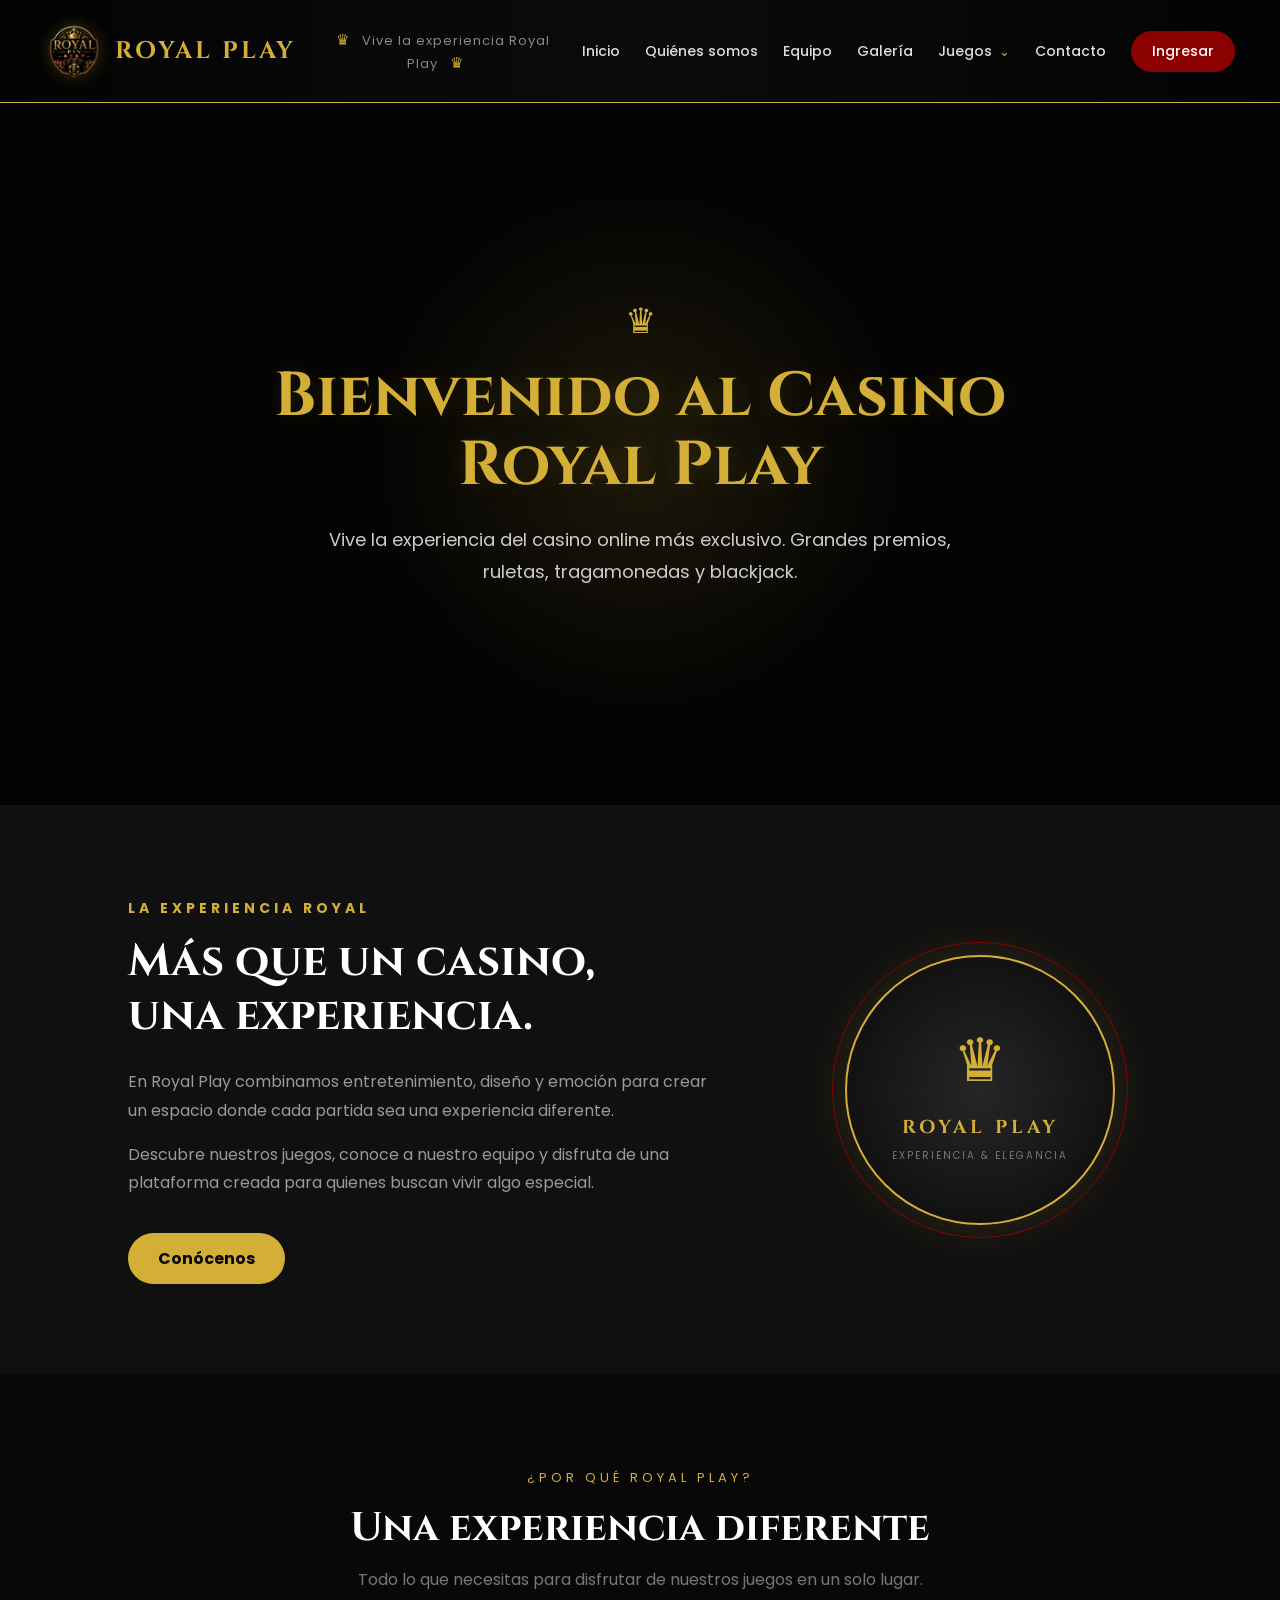
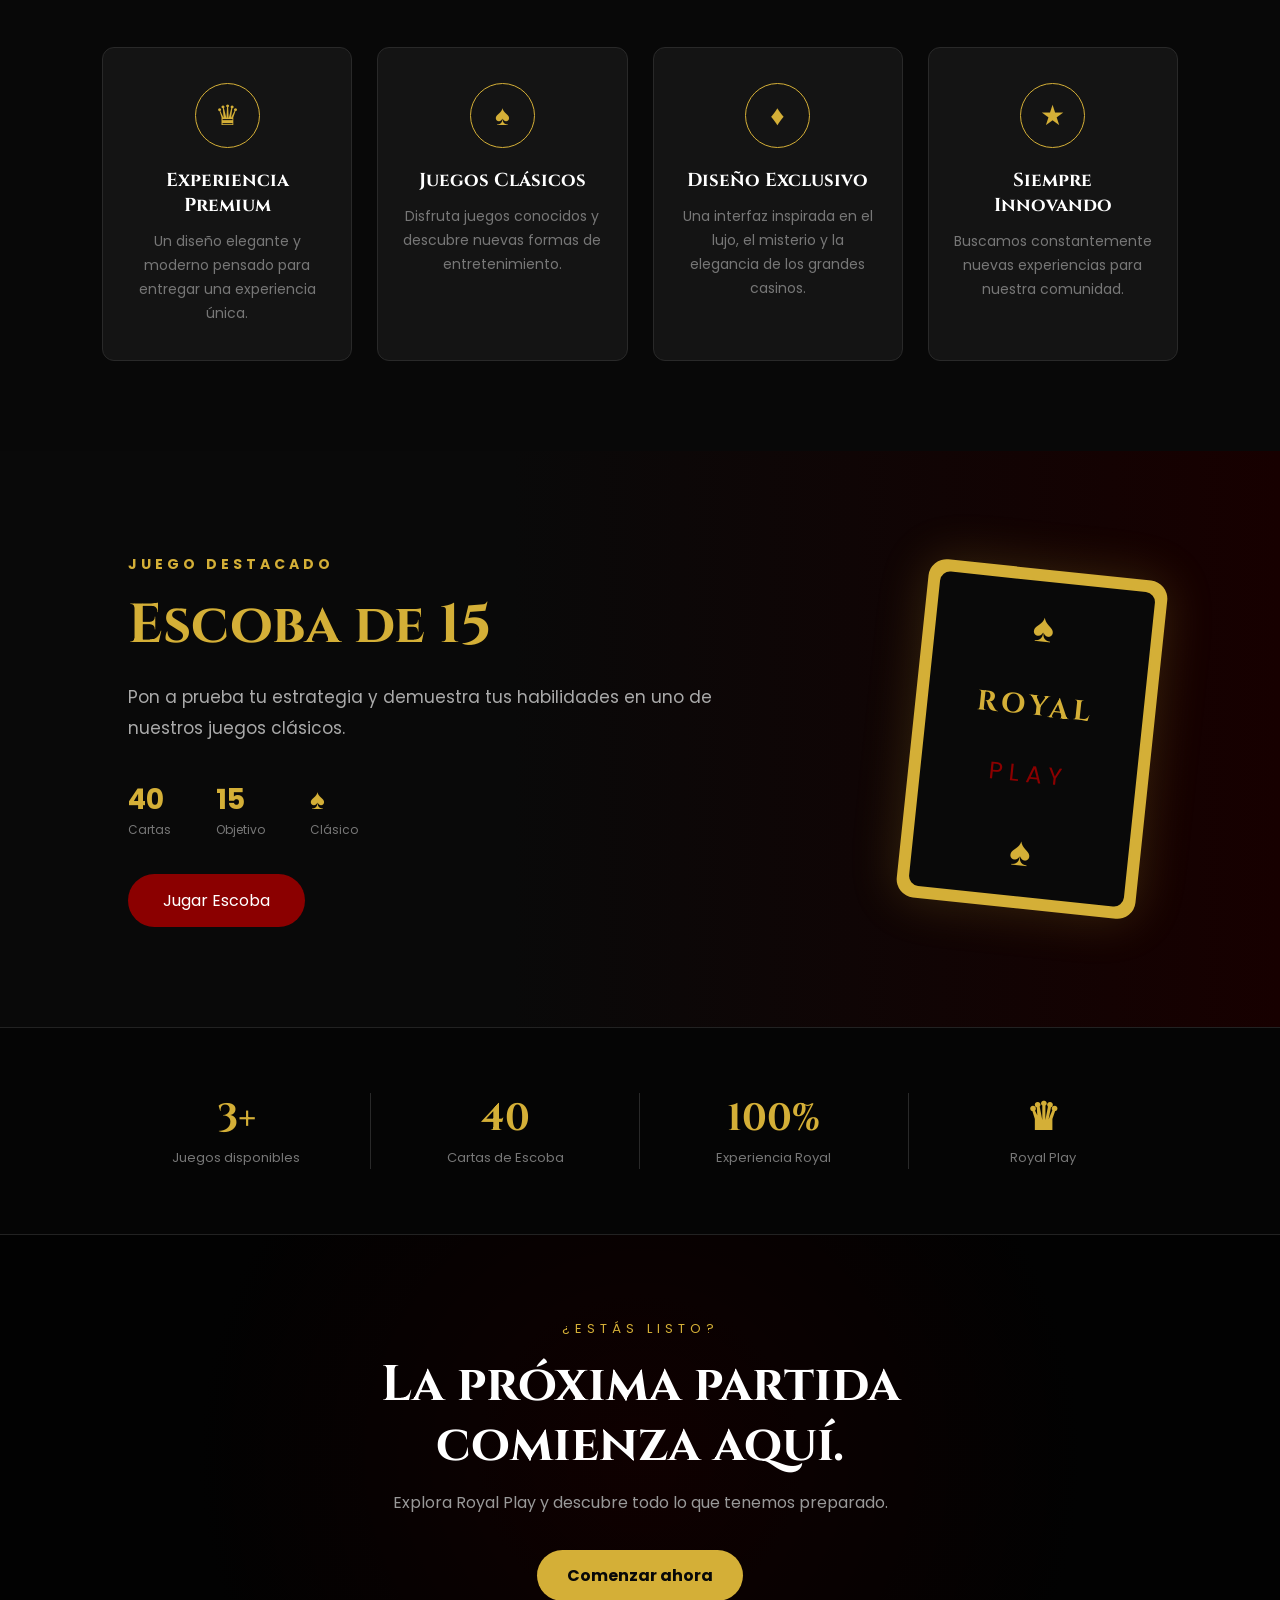
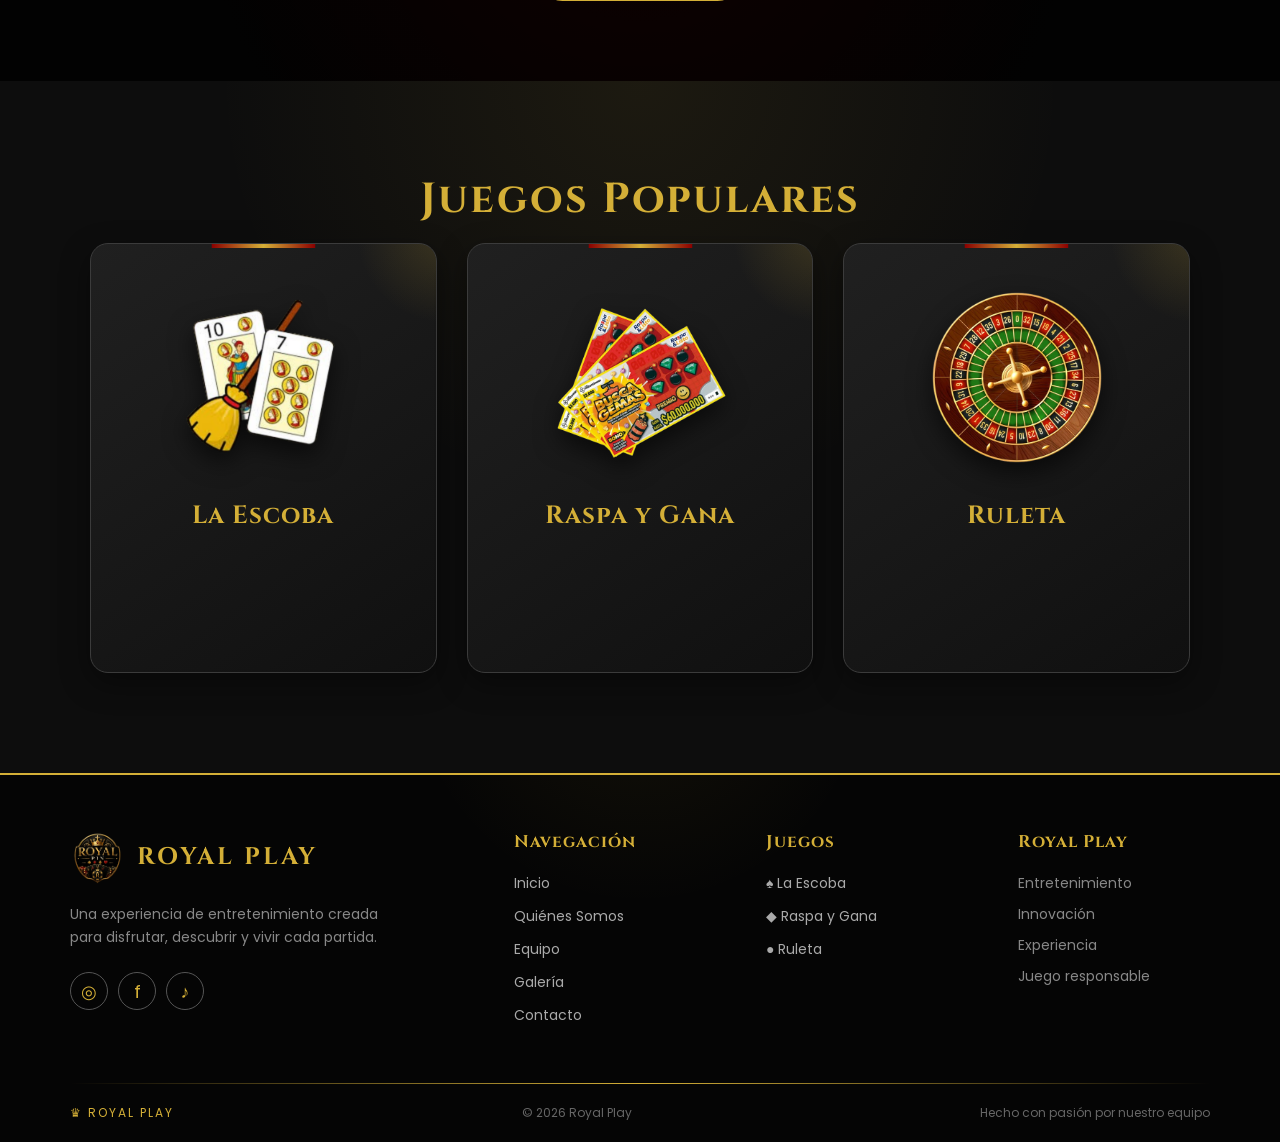
<file: index.html>
<!DOCTYPE html>
<html lang="es">
<head>
    <meta charset="UTF-8">
    <meta name="viewport" content="width=device-width, initial-scale=1.0">
    <title>Royal Play Casino</title>

    <link rel="stylesheet" href="index/style.css">

    <link href="https://fonts.googleapis.com/css2?family=Cinzel:wght@400;700&family=Poppins:wght@300;500;700&display=swap" rel="stylesheet">
</head>

<body>

<header>

    <div class="logo">

        <img src="logo.png" alt="Royal Play">

        <h1>ROYAL PLAY</h1>

    </div>


    <div class="bienvenida-centro">
        <span>♛</span>
        Vive la experiencia Royal Play
        <span>♛</span>
    </div>


    <nav>

        <a href="index.html">Inicio</a>

        <a href="quienessomos/quiene.html">
            Quiénes somos
        </a>

        <a href="equipo/equipo.html">
            Equipo
        </a>

        <a href="galeria/galeria.html">
            Galería
        </a>


        <div class="menu-juegos">

            <a href="juegos/elcjuego.html">
                Juegos
                <span class="flecha">⌄</span>
            </a>


            <div class="submenu">

                <a href="escoba/escoba.html">

                    <img src="index/escoba.png" alt="Escoba">

                    <span>Escoba</span>

                </a>


                <a href="#">

                    <img src="index/raspa.png" alt="Raspa">

                    <span>Raspa</span>

                </a>


                <a href="#">

                    <img src="index/ruleta.png" alt="Ruleta">

                    <span>Ruleta</span>

                </a>

            </div>

        </div>


        <a href="contacto/contacto.html">
            Contacto
        </a>


        <a href="index/registro.html" class="boton-ingresar">
            Ingresar
        </a>

    </nav>

</header>

<section class="hero">

    <div class="hero-text">

        <h2>Bienvenido al Casino Royal Play</h2>

        <p>
            Vive la experiencia del casino online más exclusivo.
            Grandes premios, ruletas, tragamonedas y blackjack.
        </p>

    </div>

</section>

<!-- =========================
     SECCIÓN SOBRE ROYAL PLAY
========================= -->

<section class="sobre-royal">

    <div class="sobre-texto">

        <span class="subtitulo">LA EXPERIENCIA ROYAL</span>

        <h2>Más que un casino,<br>una experiencia.</h2>

        <p>
            En Royal Play combinamos entretenimiento, diseño y emoción
            para crear un espacio donde cada partida sea una experiencia
            diferente.
        </p>

        <p>
            Descubre nuestros juegos, conoce a nuestro equipo y disfruta
            de una plataforma creada para quienes buscan vivir algo especial.
        </p>

        <a href="quienessomos/quiene.html" class="boton-dorado">
            Conócenos
        </a>

    </div>

    <div class="sobre-imagen">

        <div class="marco-dorado">
            <div class="simbolo">♛</div>
            <h3>ROYAL PLAY</h3>
            <span>EXPERIENCIA & ELEGANCIA</span>
        </div>

    </div>

</section>


<!-- =========================
     CARACTERÍSTICAS
========================= -->

<section class="caracteristicas">

    <div class="titulo-seccion">

        <span>¿POR QUÉ ROYAL PLAY?</span>

        <h2>Una experiencia diferente</h2>

        <p>
            Todo lo que necesitas para disfrutar de nuestros juegos
            en un solo lugar.
        </p>

    </div>


    <div class="caracteristicas-grid">

        <div class="caracteristica">

            <div class="icono">♛</div>

            <h3>Experiencia Premium</h3>

            <p>
                Un diseño elegante y moderno pensado para entregar
                una experiencia única.
            </p>

        </div>


        <div class="caracteristica">

            <div class="icono">♠</div>

            <h3>Juegos Clásicos</h3>

            <p>
                Disfruta juegos conocidos y descubre nuevas formas
                de entretenimiento.
            </p>

        </div>


        <div class="caracteristica">

            <div class="icono">♦</div>

            <h3>Diseño Exclusivo</h3>

            <p>
                Una interfaz inspirada en el lujo, el misterio y
                la elegancia de los grandes casinos.
            </p>

        </div>


        <div class="caracteristica">

            <div class="icono">★</div>

            <h3>Siempre Innovando</h3>

            <p>
                Buscamos constantemente nuevas experiencias para
                nuestra comunidad.
            </p>

        </div>

    </div>

</section>


<!-- =========================
     JUEGO DESTACADO
========================= -->

<section class="juego-destacado">

    <div class="destacado-contenido">

        <div class="destacado-info">

            <span class="subtitulo">JUEGO DESTACADO</span>

            <h2>Escoba de 15</h2>

            <p>
                Pon a prueba tu estrategia y demuestra tus habilidades
                en uno de nuestros juegos clásicos.
            </p>

            <div class="datos-juego">

                <div>
                    <strong>40</strong>
                    <span>Cartas</span>
                </div>

                <div>
                    <strong>15</strong>
                    <span>Objetivo</span>
                </div>

                <div>
                    <strong>♠</strong>
                    <span>Clásico</span>
                </div>

            </div>

            <a href="escoba/escoba.html" class="boton-rojo">
                Jugar Escoba
            </a>

        </div>


        <div class="carta-destacada">

            <div class="carta-interior">

                <span>♠</span>

                <h3>ROYAL</h3>

                <p>PLAY</p>

                <span>♠</span>

            </div>

        </div>

    </div>

</section>


<!-- =========================
     ESTADÍSTICAS
========================= -->

<section class="estadisticas">

    <div class="estadistica">

        <strong>3+</strong>

        <span>Juegos disponibles</span>

    </div>


    <div class="estadistica">

        <strong>40</strong>

        <span>Cartas de Escoba</span>

    </div>


    <div class="estadistica">

        <strong>100%</strong>

        <span>Experiencia Royal</span>

    </div>


    <div class="estadistica">

        <strong>♛</strong>

        <span>Royal Play</span>

    </div>

</section>


<!-- =========================
     LLAMADA A LA ACCIÓN
========================= -->

<section class="llamada">

    <div class="llamada-contenido">

        <span>¿ESTÁS LISTO?</span>

        <h2>La próxima partida<br>comienza aquí.</h2>

        <p>
            Explora Royal Play y descubre todo lo que tenemos preparado.
        </p>

        <a href="index/registro.html" class="boton-dorado">
            Comenzar ahora
        </a>

    </div>

</section>

<section class="juegos">
    <h2>Juegos Populares</h2>

    <div class="cards">

        <!-- Tarjeta de La Escoba con enlace de redirección -->
        <a href="escoba/escoba.html" class="card">
            <img src="index/escoba.png" alt="La Escoba">
            <h3>La Escoba</h3>
        </a>

        <!-- Tarjeta de Raspa y Gana -->
        <a href="#" class="card">
            <img src="index/raspa.png" alt="Raspa y Gana">
            <h3>Raspa y Gana</h3>
        </a>

        <!-- Tarjeta de Ruleta -->
        <a href="#" class="card">
            <img src="index/ruleta.png" alt="Ruleta">
            <h3>Ruleta</h3>
        </a>

    </div>
</section>

<footer>

    <div class="footer-contenido">

        <div class="footer-columna marca">

            <div class="footer-logo">
                <img src="logo.png" alt="Royal Play">
                <h2>ROYAL PLAY</h2>
            </div>

            <p>
                Una experiencia de entretenimiento creada para disfrutar,
                descubrir y vivir cada partida.
            </p>

            <div class="redes">
                <a href="#" title="Instagram">◎</a>
                <a href="#" title="Facebook">f</a>
                <a href="#" title="TikTok">♪</a>
            </div>

        </div>


        <div class="footer-columna">

            <h3>Navegación</h3>

            <a href="index.html">Inicio</a>
            <a href="quienessomos/quiene.html">Quiénes Somos</a>
            <a href="equipo/equipo.html">Equipo</a>
            <a href="galeria/galeria.html">Galería</a>
            <a href="contacto/contacto.html">Contacto</a>

        </div>


        <div class="footer-columna">

            <h3>Juegos</h3>

            <a href="escoba/escoba.html">♠ La Escoba</a>
            <a href="#">◆ Raspa y Gana</a>
            <a href="#">● Ruleta</a>

        </div>


        <div class="footer-columna">

            <h3>Royal Play</h3>

            <p>Entretenimiento</p>
            <p>Innovación</p>
            <p>Experiencia</p>
            <p>Juego responsable</p>

        </div>

    </div>


    <div class="footer-linea"></div>


    <div class="footer-bottom">

        <span>♛ ROYAL PLAY</span>

        <p>
            © 2026 Royal Play
        </p>

        <span>
            Hecho con pasión por nuestro equipo
        </span>

    </div>

</footer>

</body>
</html>
</file>
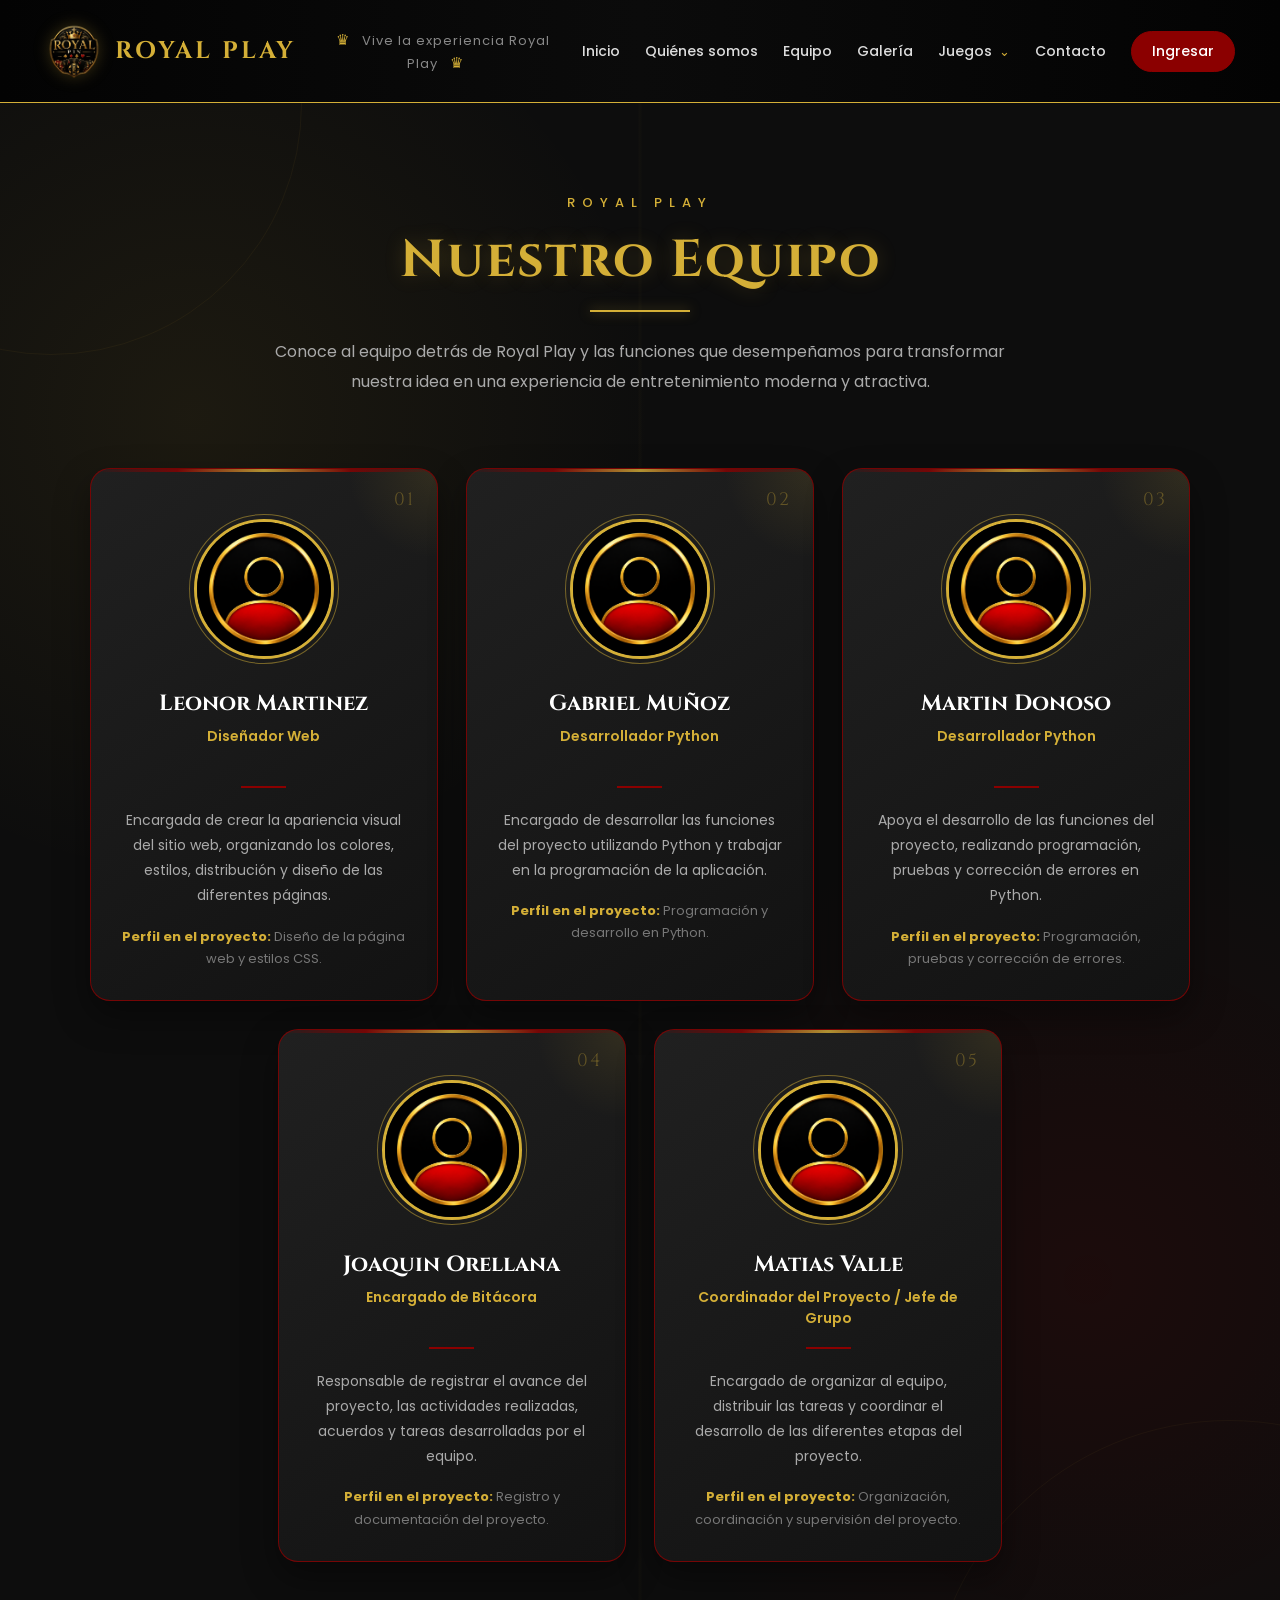
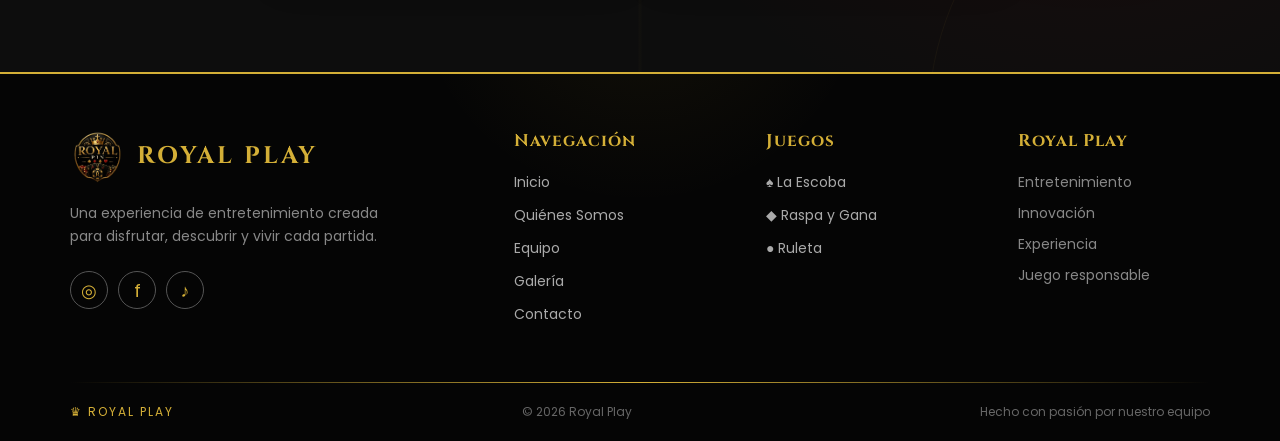
<file: equipo/equipo.html>
<!DOCTYPE html>
<html lang="es">

<head>

    <meta charset="UTF-8">
    <meta name="viewport" content="width=device-width, initial-scale=1.0">

    <title>Equipo | Royal Play</title>

    <link href="https://fonts.googleapis.com/css2?family=Cinzel:wght@500;600;700&family=Playfair+Display:wght@500;600;700&family=Poppins:wght@400;500;600&display=swap" rel="stylesheet">

    <link rel="stylesheet" href="equipo.css">

</head>

<body>

<header>

    <div class="logo">

        <img src="../logo.png" alt="Royal Play">

        <h1>ROYAL PLAY</h1>

    </div>


    <div class="bienvenida-centro">
        <span>♛</span>
        Vive la experiencia Royal Play
        <span>♛</span>
    </div>


    <nav>

        <a href="../index.html">Inicio</a>

        <a href="../quienessomos/quiene.html">
            Quiénes somos
        </a>

        <a href="equipo.html">
            Equipo
        </a>

        <a href="../galeria/galeria.html">
            Galería
        </a>


        <div class="menu-juegos">

            <a href="../juegos/elcjuego.html">
                Juegos
                <span class="flecha">⌄</span>
            </a>


            <div class="submenu">

                <a href="../escoba/escoba.html">
                    <img src="../index/escoba.png" alt="Escoba">
                    <span>Escoba</span>
                </a>

                <a href="#">
                    <img src="../index/raspa.png" alt="Raspa">
                    <span>Raspa</span>
                </a>

                <a href="#">
                    <img src="../index/ruleta.png" alt="Ruleta">
                    <span>Ruleta</span>
                </a>

            </div>

        </div>


        <a href="../contacto/contacto.html">
            Contacto
        </a>


        <a href="../index/registro.html" class="boton-ingresar">
            Ingresar
        </a>

    </nav>

</header>


<section class="equipo">

    <div class="equipo-fondo"></div>

    <div class="titulo-equipo">

        <span class="subtitulo">
            ROYAL PLAY
        </span>

        <h1>
            Nuestro Equipo
        </h1>

        <div class="linea-dorada"></div>

        <p class="equipo-intro">
            Conoce al equipo detrás de Royal Play y las funciones que
            desempeñamos para transformar nuestra idea en una experiencia
            de entretenimiento moderna y atractiva.
        </p>

    </div>


    <div class="equipo-container">


        <div class="miembro">

            <div class="numero">01</div>

            <div class="foto-contenedor">

                <div class="circulo-dorado"></div>

                <img src="persona.png"
                     alt="Fotografía de Leonor Martinez">

            </div>

            <div class="informacion">

                <h2>Leonor Martinez</h2>

                <span class="cargo">
                    Diseñador Web
                </span>

                <div class="separador"></div>

                <p>
                    Encargada de crear la apariencia visual del sitio web,
                    organizando los colores, estilos, distribución y diseño
                    de las diferentes páginas.
                </p>

                <p class="perfil">
                    <strong>Perfil en el proyecto:</strong>
                    Diseño de la página web y estilos CSS.
                </p>

            </div>

        </div>


        <div class="miembro">

            <div class="numero">02</div>

            <div class="foto-contenedor">

                <div class="circulo-dorado"></div>

                <img src="./persona.png"
                     alt="Fotografía de Gabriel Muñoz">

            </div>

            <div class="informacion">

                <h2>Gabriel Muñoz</h2>

                <span class="cargo">
                    Desarrollador Python
                </span>

                <div class="separador"></div>

                <p>
                    Encargado de desarrollar las funciones del proyecto
                    utilizando Python y trabajar en la programación
                    de la aplicación.
                </p>

                <p class="perfil">
                    <strong>Perfil en el proyecto:</strong>
                    Programación y desarrollo en Python.
                </p>

            </div>

        </div>


        <div class="miembro">

            <div class="numero">03</div>

            <div class="foto-contenedor">

                <div class="circulo-dorado"></div>

                <img src="persona.png"
                     alt="Fotografía de Martin Donoso">

            </div>

            <div class="informacion">

                <h2>Martin Donoso</h2>

                <span class="cargo">
                    Desarrollador Python
                </span>

                <div class="separador"></div>

                <p>
                    Apoya el desarrollo de las funciones del proyecto,
                    realizando programación, pruebas y corrección
                    de errores en Python.
                </p>

                <p class="perfil">
                    <strong>Perfil en el proyecto:</strong>
                    Programación, pruebas y corrección de errores.
                </p>

            </div>

        </div>


        <div class="miembro miembro-centro">

            <div class="numero">04</div>

            <div class="foto-contenedor">

                <div class="circulo-dorado"></div>

                <img src="persona.png"
                     alt="Fotografía de Joaquin Orellana">

            </div>

            <div class="informacion">

                <h2>Joaquin Orellana</h2>

                <span class="cargo">
                    Encargado de Bitácora
                </span>

                <div class="separador"></div>

                <p>
                    Responsable de registrar el avance del proyecto,
                    las actividades realizadas, acuerdos y tareas
                    desarrolladas por el equipo.
                </p>

                <p class="perfil">
                    <strong>Perfil en el proyecto:</strong>
                    Registro y documentación del proyecto.
                </p>

            </div>

        </div>


        <div class="miembro miembro-centro">

            <div class="numero">05</div>

            <div class="foto-contenedor">

                <div class="circulo-dorado"></div>

                <img src="persona.png"
                     alt="Fotografía de Matias Valle">

            </div>

            <div class="informacion">

                <h2>Matias Valle</h2>

                <span class="cargo">
                    Coordinador del Proyecto / Jefe de Grupo
                </span>

                <div class="separador"></div>

                <p>
                    Encargado de organizar al equipo, distribuir las tareas
                    y coordinar el desarrollo de las diferentes etapas
                    del proyecto.
                </p>

                <p class="perfil">
                    <strong>Perfil en el proyecto:</strong>
                    Organización, coordinación y supervisión del proyecto.
                </p>

            </div>

        </div>

    </div>

</section>


<footer>

    <div class="footer-contenido">

        <div class="footer-columna marca">

            <div class="footer-logo">

                <img src="../logo.png" alt="Royal Play">

                <h2>ROYAL PLAY</h2>

            </div>

            <p>
                Una experiencia de entretenimiento creada para disfrutar,
                descubrir y vivir cada partida.
            </p>

            <div class="redes">
                <a href="#" title="Instagram">◎</a>
                <a href="#" title="Facebook">f</a>
                <a href="#" title="TikTok">♪</a>
            </div>

        </div>


        <div class="footer-columna">

            <h3>Navegación</h3>

            <a href="../index.html">Inicio</a>
            <a href="../quienessomos/quiene.html">Quiénes Somos</a>
            <a href="equipo.html">Equipo</a>
            <a href="../galeria/galeria.html">Galería</a>
            <a href="../contacto/contacto.html">Contacto</a>

        </div>


        <div class="footer-columna">

            <h3>Juegos</h3>

            <a href="../escoba/escoba.html">♠ La Escoba</a>
            <a href="#">◆ Raspa y Gana</a>
            <a href="#">● Ruleta</a>

        </div>


        <div class="footer-columna">

            <h3>Royal Play</h3>

            <p>Entretenimiento</p>
            <p>Innovación</p>
            <p>Experiencia</p>
            <p>Juego responsable</p>

        </div>

    </div>


    <div class="footer-linea"></div>


    <div class="footer-bottom">

        <span>♛ ROYAL PLAY</span>

        <p>© 2026 Royal Play</p>

        <span>Hecho con pasión por nuestro equipo</span>

    </div>

</footer>

</body>
</html>
</file>
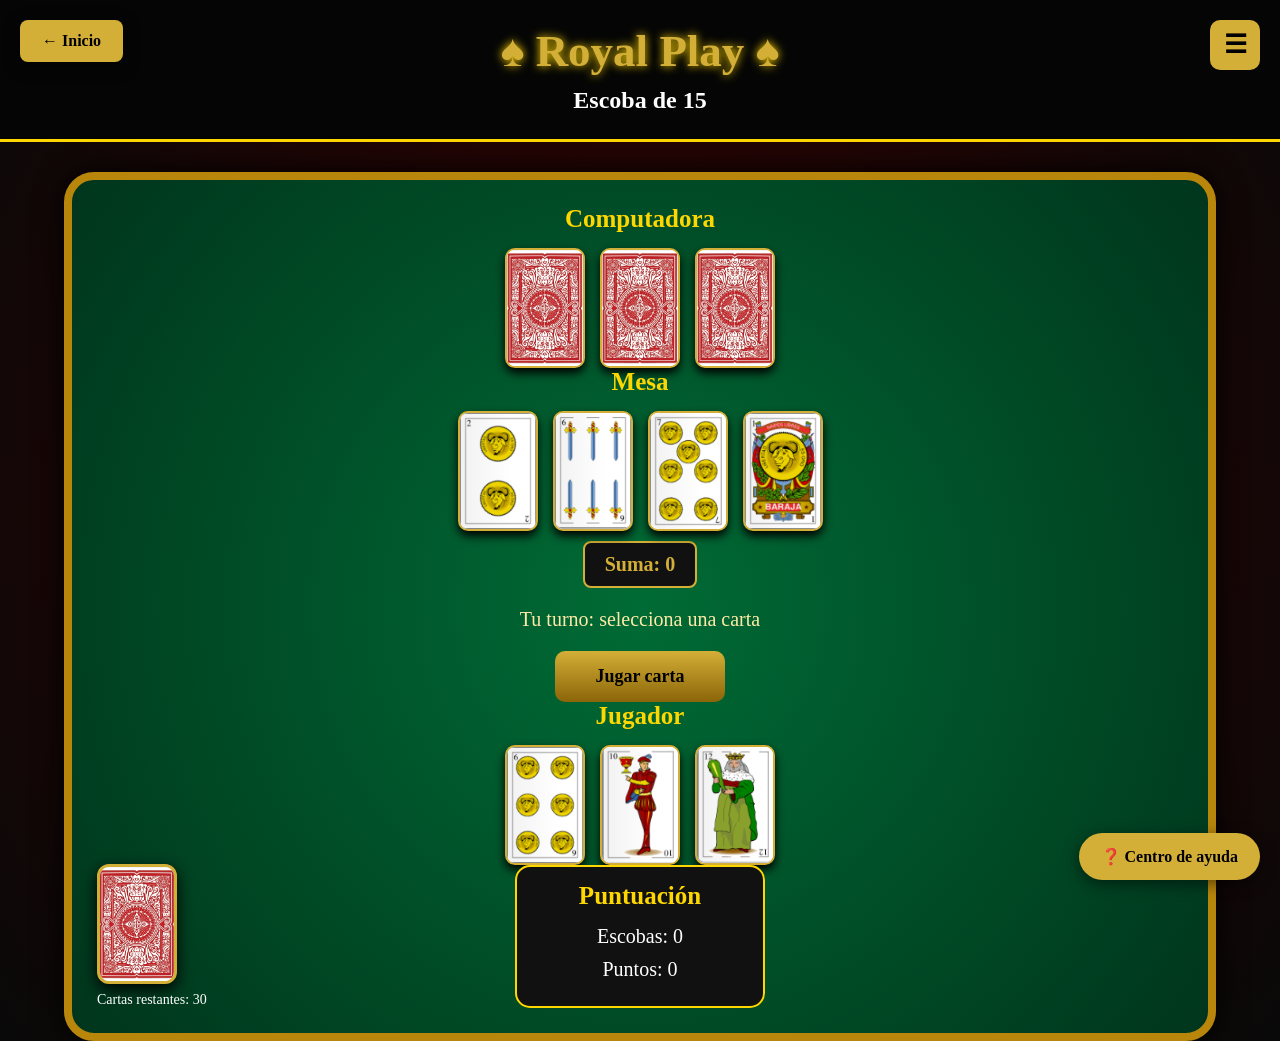
<file: escoba/escoba.html>
<!DOCTYPE html>
<html lang="es">

<head>
    <meta charset="UTF-8">
    <meta name="viewport" content="width=device-width, initial-scale=1.0">

    <title>Royal Play - Escoba</title>

    <link rel="stylesheet" href="escoba.css">
</head>

<!-- ========================================
     CENTRO DE AYUDA
======================================== -->

<div id="ventanaAyuda" class="ventana-ayuda">

    <div class="contenido-ayuda">

        <button class="cerrar-ayuda" onclick="cerrarAyuda()">
            ✕
        </button>

        <h1>👑 CENTRO DE AYUDA</h1>
        <p class="subtitulo">
            Todo lo que necesitas saber para jugar Escoba de 15
        </p>

        <div class="ayuda-seccion">

            <h2>🃏 Valor de las cartas</h2>

            <p>
                En Royal Play cada carta tiene un valor:
            </p>

            <ul>
                <li>1 = 1 punto</li>
                <li>2 = 2 puntos</li>
                <li>3 = 3 puntos</li>
                <li>4 = 4 puntos</li>
                <li>5 = 5 puntos</li>
                <li>6 = 6 puntos</li>
                <li>7 = 7 puntos</li>
                <li>Sota = 8 puntos</li>
                <li>Caballo = 9 puntos</li>
                <li>Rey = 10 puntos</li>
            </ul>

        </div>


        <div class="ayuda-seccion">

            <h2>🎮 ¿Cómo se juega?</h2>

            <p>
                El objetivo es formar grupos de cartas que sumen
                exactamente <strong>15</strong>.
            </p>

            <p>
                Primero selecciona una carta de tu mano.
                Después selecciona una o varias cartas de la mesa.
            </p>

            <p>
                Si todas las cartas seleccionadas suman 15,
                podrás recogerlas.
            </p>

        </div>


        <div class="ayuda-seccion">

            <h2>➕ ¿Cómo se suma?</h2>

            <p>
                Debes sumar el valor de tu carta junto con las
                cartas que seleccionaste de la mesa.
            </p>

            <div class="ejemplo-ayuda">
                <strong>Ejemplo:</strong><br><br>

                Tu carta: 7<br>
                Mesa: 5 + 3<br><br>

                <strong>7 + 5 + 3 = 15 ✅</strong>
            </div>

            <p>
                Si el resultado no es 15, no puedes recoger
                las cartas y tu carta se coloca en la mesa.
            </p>

        </div>


        <div class="ayuda-seccion">

            <h2>🧹 ¿Qué es una escoba?</h2>

            <p>
                Haces una <strong>escoba</strong> cuando utilizas
                una carta para sumar 15 y consigues recoger
                todas las cartas que estaban en la mesa.
            </p>

            <p>
                En tu juego, una escoba suma un punto adicional.
            </p>

        </div>


        <div class="ayuda-seccion">

            <h2>❌ ¿Qué pasa si no puedo sumar 15?</h2>

            <p>
                No pasa nada. Debes colocar tu carta en la mesa
                y el turno pasa a la computadora.
            </p>

            <p>
                Esto también ocurre cuando seleccionas cartas
                de la mesa pero la suma no da 15.
            </p>

        </div>


        <div class="ayuda-seccion">

            <h2>🏆 ¿Cómo se gana?</h2>

            <p>
                Al terminar las rondas se comparan los puntos
                del jugador y de la computadora.
            </p>

            <p>
                El jugador con más puntos gana la partida.
            </p>

        </div>


        <div class="ayuda-seccion">

            <h2>💡 Ejemplos rápidos</h2>

            <div class="ejemplo-ayuda">
                <strong>Ejemplo 1:</strong><br>
                7 + 5 + 3 = 15 ✅
            </div>

            <div class="ejemplo-ayuda">
                <strong>Ejemplo 2:</strong><br>
                6 + 4 + 2 + 3 = 15 ✅
            </div>

            <div class="ejemplo-ayuda">
                <strong>Ejemplo 3:</strong><br>
                7 + 5 + 2 = 14 ❌
            </div>

        </div>

    </div>

</div>

<body>

    <a href="../index.html" class="botonInicio">
        ← Inicio
    </a>

    <header>
        <h1>♠ Royal Play ♠</h1>
        <h2>Escoba de 15</h2>
    </header>

    <!-- ========================================
        MENÚ DEL JUEGO
    ======================================== -->

    <div class="menu-juego">

        <button class="boton-menu" onclick="abrirMenu()">
            ☰
        </button>

        <div id="menuOpciones" class="menu-opciones">

            <button onclick="pausarJuego()">
                ⏸️ Pausa
            </button>

            <button onclick="nuevaPartida()">
                🔄 Nueva partida
            </button>
            
        </div>

    </div>

    <main class="mesa">

        <!-- COMPUTADORA -->
        <section class="zona-jugador">
            <h3>Computadora</h3>

            <div id="cartasPC" class="cartas">
            </div>
        </section>


        <!-- CENTRO -->
        <section class="centro">

            <h3>Mesa</h3>

            <div id="mesaCartas" class="cartas">
            </div>

            <!-- RECUADRO DE SUMA -->
            <div id="sumaSeleccionada">
                Suma: 0
            </div>

            <button
                id="botonNuevaPartida"
                onclick="nuevaPartida()"
                style="display: none;"
            >
                🔄 Nueva partida
            </button>
            <p id="mensaje">
                Tu turno: selecciona una carta
            </p>

            <button id="botonJugar" onclick="jugar()">
                Jugar carta
            </button>
            <button onclick="abrirAyuda()" class="botonAyuda">
                ❓ Centro de ayuda
            </button>

        </section>


        <!-- JUGADOR -->
        <section class="zona-jugador">

            <h3>Jugador</h3>

            <div id="cartasJugador" class="cartas">
            </div>

        </section>


        <!-- MARCADOR -->
        <section class="marcador">

            <h3>Puntuación</h3>

            <p>
                Escobas:
                <span id="escobas">0</span>
            </p>

            <p>
                Puntos:
                <span id="puntos">0</span>
            </p>

        </section>


        <div class="mazo-restante">
            <div id="mazoVisual" class="carta-mazo">
                <img id="imgMazo" src="img/parte de atras.png" alt="Mazo">
            </div>
            <p id="textoMazo">
                Cartas restantes: <span id="cartasRestantes">12</span>
            </p>
        </div>

    </main>

<script src="escoba.js"></script>

</body>

</html>
</file>
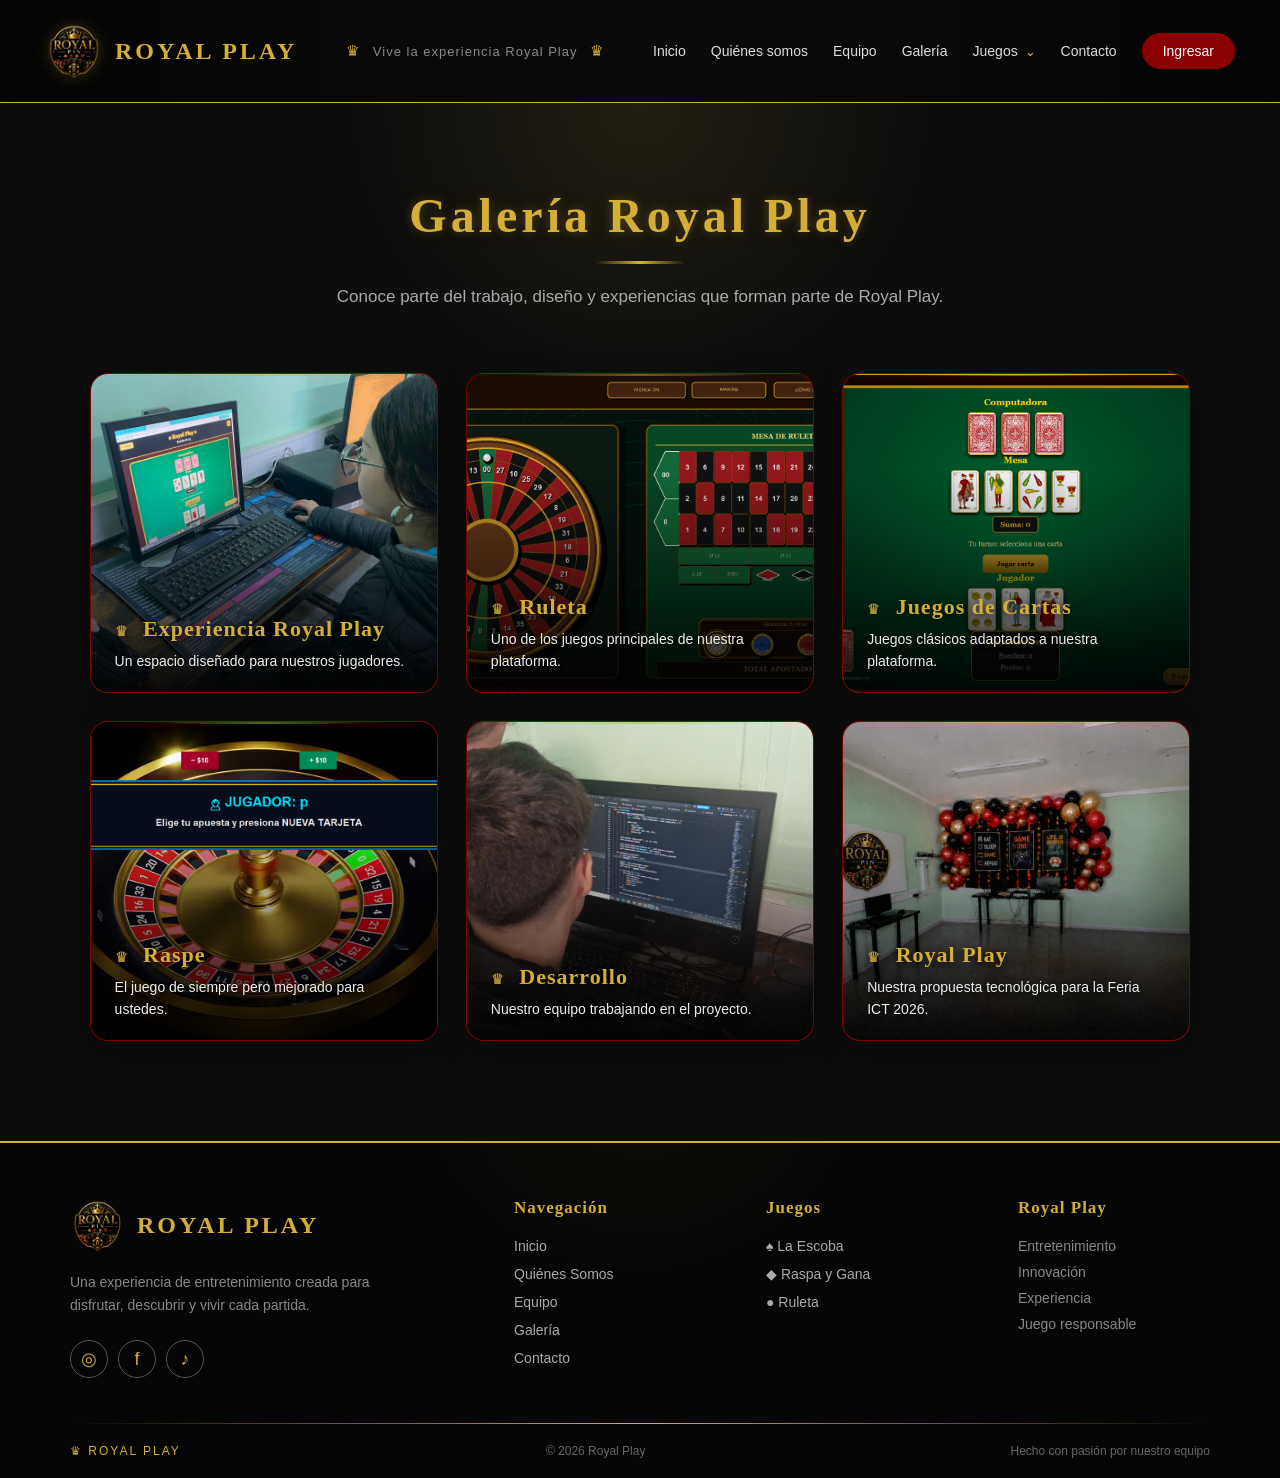
<file: galeria/galeria.html>
<!DOCTYPE html>
<html lang="es">

<head>

    <meta charset="UTF-8">

    <meta name="viewport"
          content="width=device-width, initial-scale=1.0">

    <title>Galería | Royal Play</title>

    <link rel="stylesheet" href="galeria.css">

</head>


<body>

<header>

    <div class="logo">

        <img src="../logo.png" alt="Royal Play">

        <h1>ROYAL PLAY</h1>

    </div>


    <div class="bienvenida-centro">

        <span>♛</span>

        Vive la experiencia Royal Play

        <span>♛</span>

    </div>


    <nav>

        <a href="../index.html">
            Inicio
        </a>

        <a href="../quienessomos/quiene.html">
            Quiénes somos
        </a>

        <a href="../equipo/equipo.html">
            Equipo
        </a>

        <a href="galeria.html">
            Galería
        </a>


        <div class="menu-juegos">

            <a href="../juegos/elcjuego.html">

                Juegos

                <span class="flecha">
                    ⌄
                </span>

            </a>


            <div class="submenu">

                <a href="../escoba/escoba.html">

                    <img src="../index/escoba.png"
                         alt="Escoba">

                    <span>
                        Escoba
                    </span>

                </a>


                <a href="#">

                    <img src="../index/raspa.png"
                         alt="Raspa">

                    <span>
                        Raspa
                    </span>

                </a>


                <a href="#">

                    <img src="../index/ruleta.png"
                         alt="Ruleta">

                    <span>
                        Ruleta
                    </span>

                </a>

            </div>

        </div>


        <a href="../contacto/contacto.html">
            Contacto
        </a>


        <a href="../index/registro.html"
           class="boton-ingresar">

            Ingresar

        </a>

    </nav>

</header>


<section class="galeria">

    <h1>
        Galería Royal Play
    </h1>


    <p class="galeria-intro">

        Conoce parte del trabajo, diseño y experiencias
        que forman parte de Royal Play.

    </p>


    <div class="galeria-container">


        <div class="foto">

            <img src="jugando.jpg"
                 alt="Mesa de juegos de Royal Play">

            <div class="foto-info">

                <h3>
                    Experiencia Royal Play
                </h3>

                <p>
                    Un espacio diseñado para nuestros jugadores.
                </p>

            </div>

        </div>


        <div class="foto">

            <img src="ruleta.png"
                 alt="Ruleta de Royal Play">

            <div class="foto-info">

                <h3>
                    Ruleta
                </h3>

                <p>
                    Uno de los juegos principales
                    de nuestra plataforma.
                </p>

            </div>

        </div>


        <div class="foto">

            <img src="escoba.png"
                 alt="Juego de cartas Royal Play">

            <div class="foto-info">

                <h3>
                    Juegos de Cartas
                </h3>

                <p>
                    Juegos clásicos adaptados
                    a nuestra plataforma.
                </p>

            </div>

        </div>


        <div class="foto">

            <img src="raspe.png"
                 alt="Diseño de la plataforma Royal Play">

            <div class="foto-info">

                <h3>
                    Raspe
                </h3>

                <p>
                    El juego de siempre pero
                    mejorado para ustedes.
                </p>

            </div>

        </div>


        <div class="foto">

            <img src="trabajando.jpg"
                 alt="Equipo desarrollando Royal Play">

            <div class="foto-info">

                <h3>
                    Desarrollo
                </h3>

                <p>
                    Nuestro equipo trabajando
                    en el proyecto.
                </p>

            </div>

        </div>


        <div class="foto">

            <img src="stand.png"
                 alt="Proyecto Royal Play">

            <div class="foto-info">

                <h3>
                    Royal Play
                </h3>

                <p>
                    Nuestra propuesta tecnológica
                    para la Feria ICT 2026.
                </p>

            </div>

        </div>


    </div>

</section>


<footer>

    <div class="footer-contenido">

        <div class="footer-columna marca">

            <div class="footer-logo">

                <img src="../logo.png"
                     alt="Royal Play">

                <h2>
                    ROYAL PLAY
                </h2>

            </div>

            <p>
                Una experiencia de entretenimiento creada para disfrutar,
                descubrir y vivir cada partida.
            </p>

            <div class="redes">

                <a href="#" title="Instagram">◎</a>
                <a href="#" title="Facebook">f</a>
                <a href="#" title="TikTok">♪</a>

            </div>

        </div>


        <div class="footer-columna">

            <h3>Navegación</h3>

            <a href="../index.html">Inicio</a>

            <a href="../quienessomos/quiene.html">
                Quiénes Somos
            </a>

            <a href="../equipo/equipo.html">
                Equipo
            </a>

            <a href="galeria.html">
                Galería
            </a>

            <a href="../contacto/contacto.html">
                Contacto
            </a>

        </div>


        <div class="footer-columna">

            <h3>Juegos</h3>

            <a href="../escoba/escoba.html">
                ♠ La Escoba
            </a>

            <a href="#">
                ◆ Raspa y Gana
            </a>

            <a href="#">
                ● Ruleta
            </a>

        </div>


        <div class="footer-columna">

            <h3>Royal Play</h3>

            <p>Entretenimiento</p>
            <p>Innovación</p>
            <p>Experiencia</p>
            <p>Juego responsable</p>

        </div>

    </div>


    <div class="footer-linea"></div>


    <div class="footer-bottom">

        <span>♛ ROYAL PLAY</span>

        <p>© 2026 Royal Play</p>

        <span>Hecho con pasión por nuestro equipo</span>

    </div>

</footer>

</body>
</html>
</file>
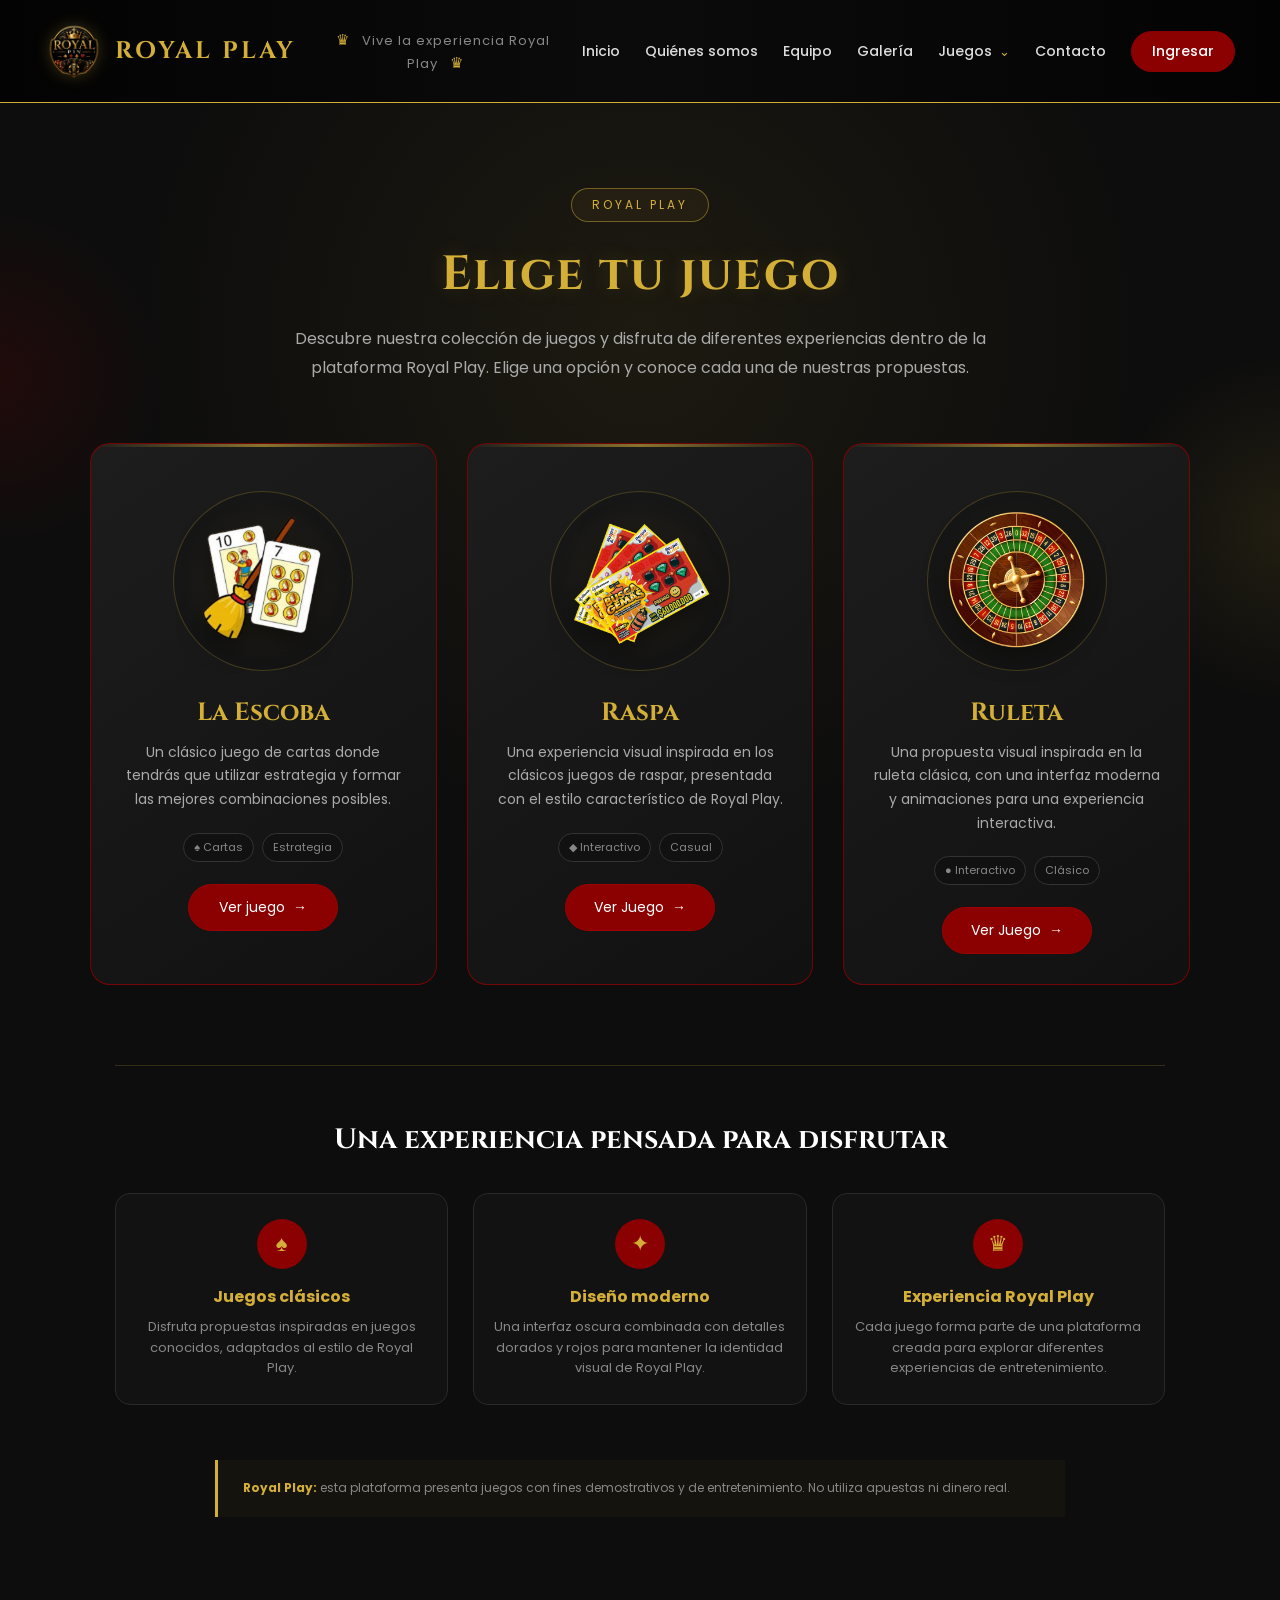
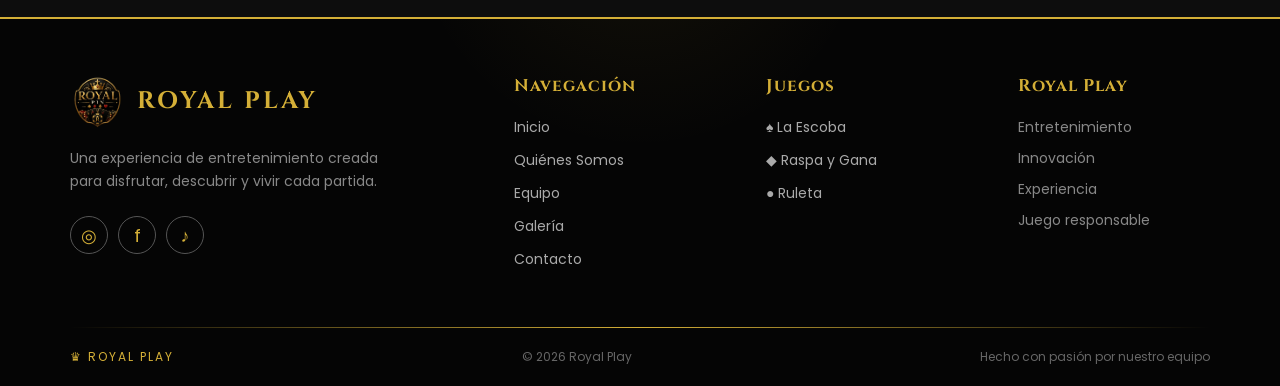
<file: juegos/elcjuego.html>
<!DOCTYPE html>
<html lang="es">

<head>

    <meta charset="UTF-8">

    <meta name="viewport"
          content="width=device-width, initial-scale=1.0">

    <title>Royal Play - Juegos</title>

    <!-- CSS -->
    <link rel="stylesheet" href="elcjuego.css">

    <!-- FUENTES -->
    <link href="https://fonts.googleapis.com/css2?family=Cinzel:wght@500;600;700&family=Playfair+Display:wght@500;600;700&family=Poppins:wght@400;500;600&display=swap"
          rel="stylesheet">

</head>


<body>


<header>

    <div class="logo">

        <img src="../logo.png"
             alt="Royal Play">

        <h1>
            ROYAL PLAY
        </h1>

    </div>


    <div class="bienvenida-centro">

        <span>♛</span>

        Vive la experiencia Royal Play

        <span>♛</span>

    </div>


    <nav>

        <!-- INICIO -->
        <a href="../index.html">
            Inicio
        </a>


        <!-- QUIENES SOMOS -->
        <a href="../quienessomos/quiene.html">
            Quiénes somos
        </a>


        <!-- EQUIPO -->
        <a href="../equipo/equipo.html">
            Equipo
        </a>


        <!-- GALERIA -->
        <a href="../galeria/galeria.html">
            Galería
        </a>


        <!-- JUEGOS -->
        <div class="menu-juegos">

            <a href="elcjuego.html">

                Juegos

                <span class="flecha">
                    ⌄
                </span>

            </a>


            <div class="submenu">


                <!-- ESCOBA -->
                <a href="../escoba/escoba.html">

                    <img src="../index/escoba.png"
                         alt="Escoba">

                    <span>
                        Escoba
                    </span>

                </a>


                <!-- RASPA -->
                <a href="#">

                    <img src="../index/raspa.png"
                         alt="Raspa">

                    <span>
                        Raspa
                    </span>

                </a>


                <!-- RULETA -->
                <a href="#">

                    <img src="../index/ruleta.png"
                         alt="Ruleta">

                    <span>
                        Ruleta
                    </span>

                </a>

            </div>

        </div>


        <!-- CONTACTO -->
        <a href="../contacto/contacto.html">
            Contacto
        </a>


        <!-- INGRESAR -->
        <a href="../index/registro.html"
           class="boton-ingresar">

            Ingresar

        </a>

    </nav>

</header>



<!-- =====================================================
     SECCIÓN JUEGOS
===================================================== -->

<section class="juegos">


    <div class="juegos-header">


        <span class="juegos-etiqueta">
            ROYAL PLAY
        </span>


        <h2>
            Elige tu juego
        </h2>


        <p class="juegos-intro">

            Descubre nuestra colección de juegos y disfruta
            de diferentes experiencias dentro de la plataforma
            Royal Play. Elige una opción y conoce cada una
            de nuestras propuestas.

        </p>

    </div>



    <!-- =================================================
         TARJETAS
    ================================================= -->

    <div class="cards">


        <!-- ================= ESCOBA ================= -->

        <div class="card">


            <div class="card-image">

                <img src="../index/escoba.png"
                     alt="La Escoba">

            </div>


            <h3>
                La Escoba
            </h3>


            <p>

                Un clásico juego de cartas donde tendrás
                que utilizar estrategia y formar las mejores
                combinaciones posibles.

            </p>


            <div class="card-info">

                <span>
                    ♠ Cartas
                </span>

                <span>
                    Estrategia
                </span>

            </div>


            <a href="../escoba/escoba.html"
               class="card-button">

                Ver juego

                <span>
                    →
                </span>

            </a>

        </div>



        <!-- ================= RASPA ================= -->

        <div class="card">


            <div class="card-image">

                <img src="../index/raspa.png"
                     alt="Raspa">

            </div>


            <h3>
                Raspa
            </h3>


            <p>

                Una experiencia visual inspirada en los
                clásicos juegos de raspar, presentada
                con el estilo característico de Royal Play.

            </p>


            <div class="card-info">

                <span>
                    ◆ Interactivo
                </span>

                <span>
                    Casual
                </span>

            </div>


            <a href="#"
               class="card-button">

                Ver Juego

                <span>
                    →
                </span>

            </a>

        </div>



        <!-- ================= RULETA ================= -->

        <div class="card">


            <div class="card-image">

                <img src="../index/ruleta.png"
                     alt="Ruleta">

            </div>


            <h3>
                Ruleta
            </h3>


            <p>

                Una propuesta visual inspirada en la ruleta
                clásica, con una interfaz moderna y
                animaciones para una experiencia interactiva.

            </p>


            <div class="card-info">

                <span>
                    ● Interactivo
                </span>

                <span>
                    Clásico
                </span>

            </div>


            <a href="#"
               class="card-button">

                Ver Juego

                <span>
                    →
                </span>

            </a>

        </div>


    </div>



    <!-- =================================================
         CARACTERÍSTICAS
    ================================================= -->

    <div class="caracteristicas">


        <h3>
            Una experiencia pensada para disfrutar
        </h3>


        <div class="caracteristicas-grid">


            <div class="caracteristica">


                <div class="caracteristica-icon">
                    ♠
                </div>


                <h4>
                    Juegos clásicos
                </h4>


                <p>

                    Disfruta propuestas inspiradas en juegos
                    conocidos, adaptados al estilo de Royal Play.

                </p>

            </div>



            <div class="caracteristica">


                <div class="caracteristica-icon">
                    ✦
                </div>


                <h4>
                    Diseño moderno
                </h4>


                <p>

                    Una interfaz oscura combinada con detalles
                    dorados y rojos para mantener la identidad
                    visual de Royal Play.

                </p>

            </div>



            <div class="caracteristica">


                <div class="caracteristica-icon">
                    ♛
                </div>


                <h4>
                    Experiencia Royal Play
                </h4>


                <p>

                    Cada juego forma parte de una plataforma
                    creada para explorar diferentes experiencias
                    de entretenimiento.

                </p>

            </div>


        </div>


        <div class="aviso-juegos">

            <p>

                <strong>Royal Play:</strong>

                esta plataforma presenta juegos con fines
                demostrativos y de entretenimiento.
                No utiliza apuestas ni dinero real.

            </p>

        </div>


    </div>


</section>



<!-- =====================================================
     FOOTER
===================================================== -->

<footer>


    <div class="footer-contenido">


        <!-- MARCA -->

        <div class="footer-columna marca">


            <div class="footer-logo">

                <img src="../logo.png"
                     alt="Royal Play">

                <h2>
                    ROYAL PLAY
                </h2>

            </div>


            <p>

                Una experiencia de entretenimiento creada
                para disfrutar, descubrir y vivir cada partida.

            </p>


            <div class="redes">

                <a href="#"
                   title="Instagram">

                    ◎

                </a>


                <a href="#"
                   title="Facebook">

                    f

                </a>


                <a href="#"
                   title="TikTok">

                    ♪

                </a>

            </div>


        </div>



        <!-- NAVEGACIÓN -->

        <div class="footer-columna">


            <h3>
                Navegación
            </h3>


            <a href="../index.html">
                Inicio
            </a>


            <a href="../quienessomos/quiene.html">
                Quiénes Somos
            </a>


            <a href="../equipo/equipo.html">
                Equipo
            </a>


            <a href="../galeria/galeria.html">
                Galería
            </a>


            <a href="../contacto/contacto.html">
                Contacto
            </a>


        </div>



        <!-- JUEGOS -->

        <div class="footer-columna">


            <h3>
                Juegos
            </h3>


            <a href="../escoba/escoba.html">
                ♠ La Escoba
            </a>


            <a href="#">
                ◆ Raspa y Gana
            </a>


            <a href="#">
                ● Ruleta
            </a>


        </div>



        <!-- ROYAL PLAY -->

        <div class="footer-columna">


            <h3>
                Royal Play
            </h3>


            <p>
                Entretenimiento
            </p>


            <p>
                Innovación
            </p>


            <p>
                Experiencia
            </p>


            <p>
                Juego responsable
            </p>


        </div>


    </div>



    <div class="footer-linea"></div>



    <div class="footer-bottom">


        <span>
            ♛ ROYAL PLAY
        </span>


        <p>
            © 2026 Royal Play
        </p>


        <span>
            Hecho con pasión por nuestro equipo
        </span>


    </div>


</footer>


</body>

</html>
</file>
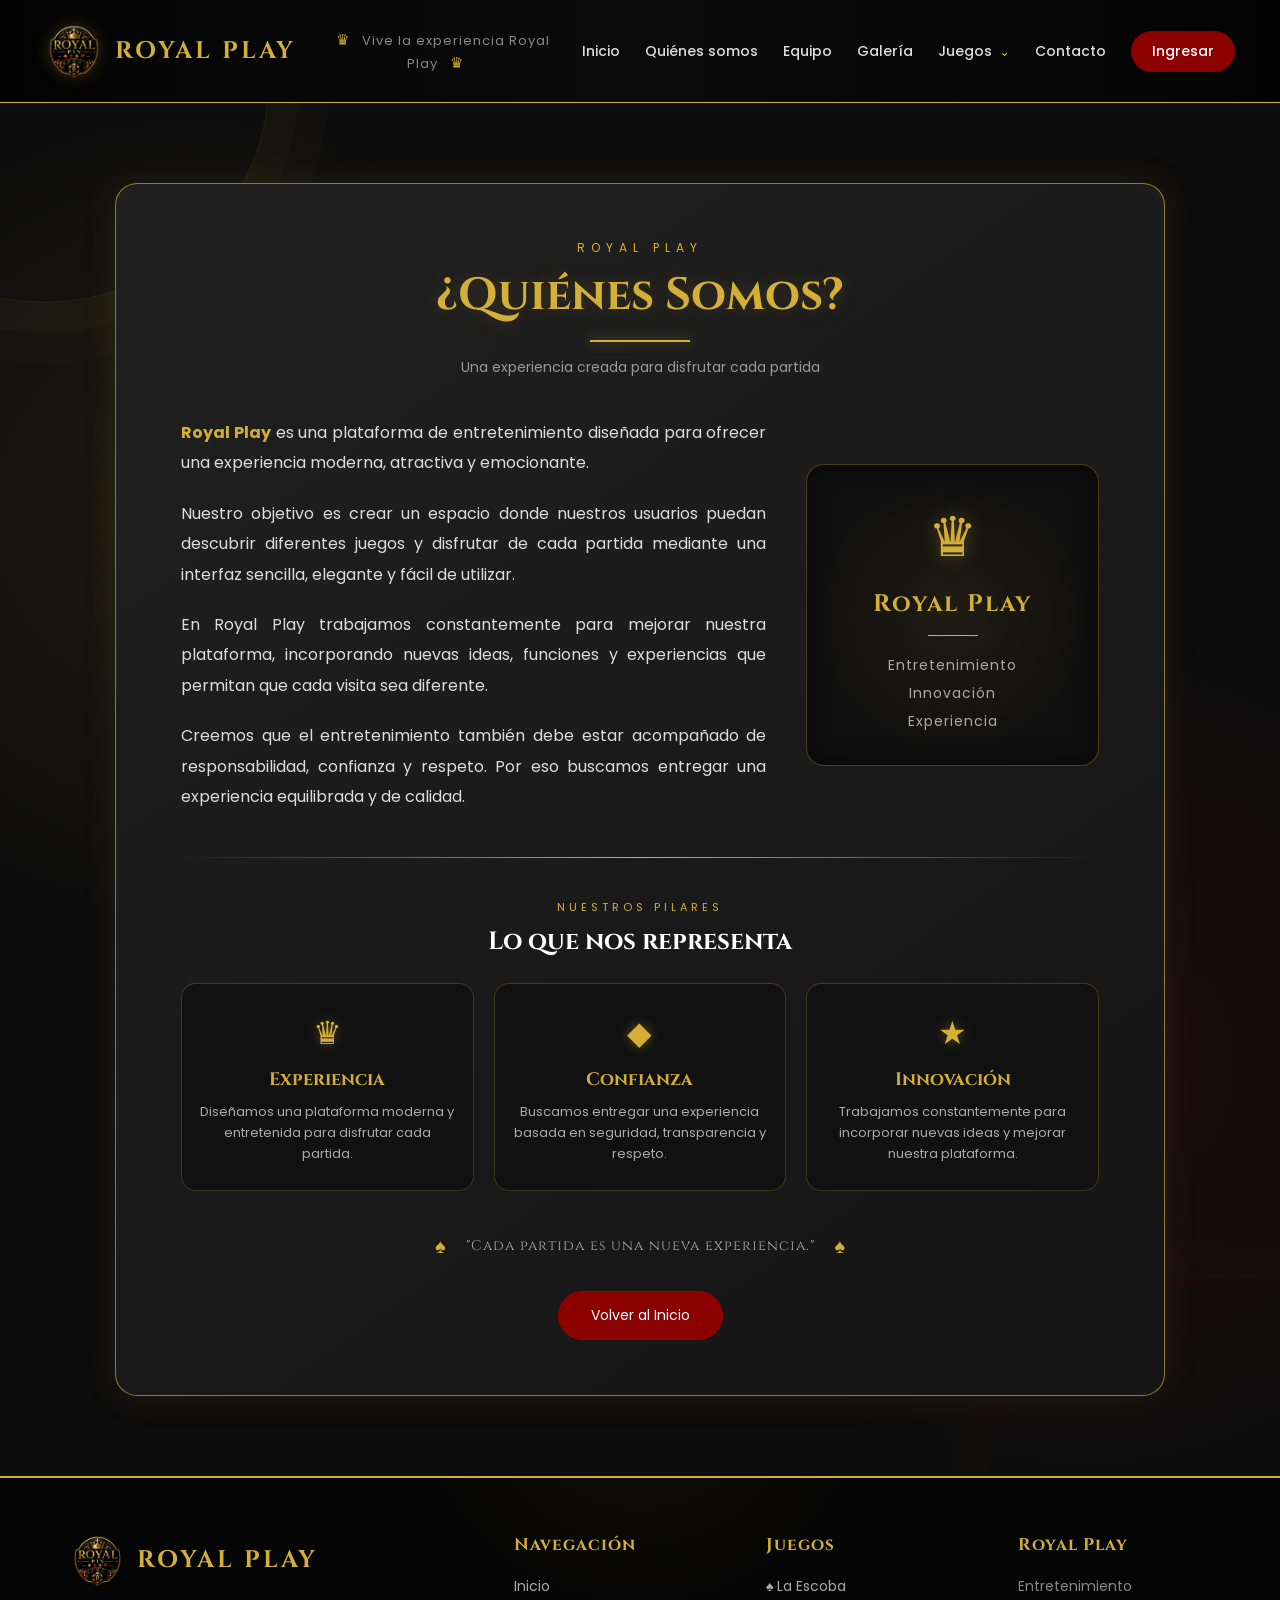
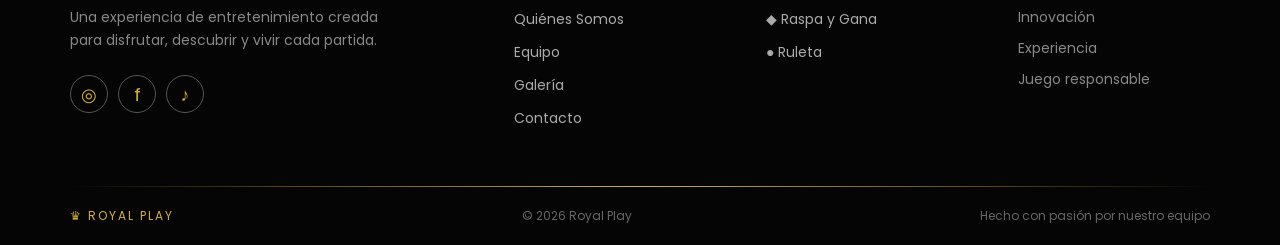
<file: quienessomos/quiene.html>
<!DOCTYPE html>
<html lang="es">

<head>

    <meta charset="UTF-8">

    <meta name="viewport" content="width=device-width, initial-scale=1.0">

    <title>Quiénes Somos | Royal Play</title>

    <link rel="stylesheet" href="./quienes.css">

    <link href="https://fonts.googleapis.com/css2?family=Cinzel:wght@400;700&family=Poppins:wght@300;500;700&display=swap" rel="stylesheet">

</head>

<body>

<header>

    <div class="logo">

        <img src="../logo.png" alt="Royal Play">

        <h1>ROYAL PLAY</h1>

    </div>

    <div class="bienvenida-centro">

        <span>♛</span>

        Vive la experiencia Royal Play

        <span>♛</span>

    </div>

    <nav>

        <a href="../index.html">
            Inicio
        </a>

        <a href="./quiene.html">
            Quiénes somos
        </a>

        <a href="../equipo/equipo.html">
            Equipo
        </a>

        <a href="../galeria/galeria.html">
            Galería
        </a>

        <div class="menu-juegos">

            <a href="../juegos/elcjuego.html">

                Juegos

                <span class="flecha">⌄</span>

            </a>

            <div class="submenu">

                <a href="../escoba/escoba.html">

                    <img src="../index/escoba.png" alt="Escoba">

                    <span>Escoba</span>

                </a>

                <a href="#">

                    <img src="../index/raspa.png" alt="Raspa">

                    <span>Raspa</span>

                </a>

                <a href="#">

                    <img src="../index/ruleta.png" alt="Ruleta">

                    <span>Ruleta</span>

                </a>

            </div>

        </div>

        <a href="../contacto/contacto.html">
            Contacto
        </a>

        <a href="../index/registro.html" class="boton-ingresar">
            Ingresar
        </a>

    </nav>

</header>


<section class="quienes">

    <div class="fondo-decoracion decoracion-1"></div>

    <div class="fondo-decoracion decoracion-2"></div>

    <div class="contenedor">

        <div class="titulo-seccion">

            <span>ROYAL PLAY</span>

            <h1>¿Quiénes Somos?</h1>

            <div class="linea-dorada"></div>

            <p class="subtitulo">
                Una experiencia creada para disfrutar cada partida
            </p>

        </div>


        <div class="contenido-principal">

            <div class="texto">

                <p>
                    <strong>Royal Play</strong> es una plataforma de entretenimiento
                    diseñada para ofrecer una experiencia moderna, atractiva y
                    emocionante.
                </p>

                <p>
                    Nuestro objetivo es crear un espacio donde nuestros usuarios
                    puedan descubrir diferentes juegos y disfrutar de cada partida
                    mediante una interfaz sencilla, elegante y fácil de utilizar.
                </p>

                <p>
                    En Royal Play trabajamos constantemente para mejorar nuestra
                    plataforma, incorporando nuevas ideas, funciones y experiencias
                    que permitan que cada visita sea diferente.
                </p>

                <p>
                    Creemos que el entretenimiento también debe estar acompañado
                    de responsabilidad, confianza y respeto. Por eso buscamos
                    entregar una experiencia equilibrada y de calidad.
                </p>

            </div>


            <div class="panel-lateral">

                <div class="simbolo">
                    ♛
                </div>

                <h2>Royal Play</h2>

                <div class="linea-pequena"></div>

                <p>
                    Entretenimiento<br>
                    Innovación<br>
                    Experiencia
                </p>

            </div>

        </div>


        <div class="separador"></div>


        <div class="titulo-valores">

            <span>NUESTROS PILARES</span>

            <h2>Lo que nos representa</h2>

        </div>


        <div class="valores">

            <div class="valor">

                <div class="icono">
                    ♛
                </div>

                <h3>Experiencia</h3>

                <p>
                    Diseñamos una plataforma moderna y entretenida
                    para disfrutar cada partida.
                </p>

            </div>


            <div class="valor">

                <div class="icono">
                    ◆
                </div>

                <h3>Confianza</h3>

                <p>
                    Buscamos entregar una experiencia basada
                    en seguridad, transparencia y respeto.
                </p>

            </div>


            <div class="valor">

                <div class="icono">
                    ★
                </div>

                <h3>Innovación</h3>

                <p>
                    Trabajamos constantemente para incorporar
                    nuevas ideas y mejorar nuestra plataforma.
                </p>

            </div>

        </div>


        <div class="frase-final">

            <span>♠</span>

            <p>
                "Cada partida es una nueva experiencia."
            </p>

            <span>♠</span>

        </div>


        <a href="../index.html" class="btn-volver">
            Volver al Inicio
        </a>

    </div>

</section>


<footer>

    <div class="footer-contenido">

        <div class="footer-columna marca">

            <div class="footer-logo">

                <img src="../logo.png" alt="Royal Play">

                <h2>ROYAL PLAY</h2>

            </div>

            <p>
                Una experiencia de entretenimiento creada para disfrutar,
                descubrir y vivir cada partida.
            </p>

            <div class="redes">

                <a href="#" title="Instagram">◎</a>

                <a href="#" title="Facebook">f</a>

                <a href="#" title="TikTok">♪</a>

            </div>

        </div>


        <div class="footer-columna">

            <h3>Navegación</h3>

            <a href="../index.html">
                Inicio
            </a>

            <a href="./quiene.html">
                Quiénes Somos
            </a>

            <a href="../equipo/equipo.html">
                Equipo
            </a>

            <a href="../galeria/galeria.html">
                Galería
            </a>

            <a href="../contacto/contacto.html">
                Contacto
            </a>

        </div>


        <div class="footer-columna">

            <h3>Juegos</h3>

            <a href="../escoba/escoba.html">
                ♠ La Escoba
            </a>

            <a href="#">
                ◆ Raspa y Gana
            </a>

            <a href="#">
                ● Ruleta
            </a>

        </div>


        <div class="footer-columna">

            <h3>Royal Play</h3>

            <p>Entretenimiento</p>

            <p>Innovación</p>

            <p>Experiencia</p>

            <p>Juego responsable</p>

        </div>

    </div>


    <div class="footer-linea"></div>


    <div class="footer-bottom">

        <span>
            ♛ ROYAL PLAY
        </span>

        <p>
            © 2026 Royal Play
        </p>

        <span>
            Hecho con pasión por nuestro equipo
        </span>

    </div>

</footer>

</body>
</html>
</file>
<file: index/style.css>
/* =========================
   CONFIGURACIÓN GENERAL
========================= */

*{
    margin:0;
    padding:0;
    box-sizing:border-box;
}

html{
    scroll-behavior:smooth;
}

body{
    background:#0d0d0d;
    color:white;
    font-family:Poppins,sans-serif;
}

a{
    text-decoration:none;
    color:white;
}


/* =========================
   HEADER
========================= */

header{
    width:100%;

    min-height:82px;

    display:flex;

    align-items:center;

    justify-content:space-between;

    padding:10px 45px;

    background:
    linear-gradient(
        90deg,
        #030303,
        #0b0b0b,
        #030303
    );

    border-bottom:1px solid #D4AF37;

    position:relative;

    z-index:2000;
}

.logo{
    display:flex;

    align-items:center;

    gap:12px;

    min-width:230px;
}

.logo img{
    width:58px;
    height:58px;

    object-fit:contain;

    filter:
    drop-shadow(
        0 0 8px rgba(212,175,55,.25)
    );
}

.logo h1{
    font-family:Cinzel,serif;

    color:#D4AF37;

    font-size:24px;

    letter-spacing:3px;

    white-space:nowrap;
}

.bienvenida-centro{
    flex:1;

    text-align:center;

    color:#888;

    font-size:13px;

    letter-spacing:1px;

    padding:0 25px;
}

.bienvenida-centro span{
    color:#D4AF37;

    margin:0 8px;

    font-size:15px;
}

nav{
    display:flex;

    align-items:center;

    gap:25px;
}

nav > a,
.menu-juegos > a{
    position:relative;

    color:#ddd;

    text-decoration:none;

    font-size:14px;

    font-weight:500;

    white-space:nowrap;

    transition:.3s;
}

nav > a::after,
.menu-juegos > a::after{
    content:"";

    position:absolute;

    bottom:-8px;

    left:0;

    width:0;

    height:2px;

    background:#D4AF37;

    transition:.3s;
}

nav > a:hover,
.menu-juegos > a:hover{
    color:#D4AF37;
}

nav > a:hover::after,
.menu-juegos > a:hover::after{
    width:100%;
}

.flecha{
    color:#D4AF37;

    font-size:13px;

    margin-left:3px;
}

.boton-ingresar{
    padding:9px 20px !important;

    background:#8B0000;

    border:1px solid #8B0000;

    border-radius:25px;

    color:white !important;

    transition:.3s !important;
}

.boton-ingresar::after{
    display:none;
}

.boton-ingresar:hover{
    background:#D4AF37;

    border-color:#D4AF37;

    color:#000 !important;

    transform:translateY(-2px);

    box-shadow:
    0 5px 20px rgba(212,175,55,.2);
}


/* =========================
   MENÚ JUEGOS
========================= */

.menu-juegos{
    position:relative;

    height:82px;

    display:flex;

    align-items:center;
}

.submenu{
    position:absolute;

    top:75px;

    left:50%;

    transform:
    translateX(-50%)
    translateY(10px);

    width:175px;

    padding:7px;

    background:#0b0b0b;

    border:1px solid #D4AF37;

    border-radius:12px;

    box-shadow:
    0 15px 35px rgba(0,0,0,.8);

    opacity:0;

    visibility:hidden;

    transition:.3s;
}

.menu-juegos:hover .submenu{
    opacity:1;

    visibility:visible;

    transform:
    translateX(-50%)
    translateY(0);
}

.submenu a{
    display:flex;

    align-items:center;

    gap:10px;

    padding:9px;

    color:#ddd;

    text-decoration:none;

    border-radius:7px;

    transition:.3s;
}

.submenu a:hover{
    background:#8B0000;

    color:#D4AF37;
}

.submenu a img{
    width:32px;

    height:32px;

    object-fit:contain;
}


/* =========================
   HERO
========================= */

.hero{
    min-height:78vh;

    display:flex;

    justify-content:center;

    align-items:center;

    text-align:center;

    position:relative;

    overflow:hidden;

    background:
    linear-gradient(
        rgba(0,0,0,.78),
        rgba(0,0,0,.82)
    ),
    url("https://images.unsplash.com/photo-1511512578047-dfb367046420?auto=format&fit=crop&w=1600&q=80");

    background-size:cover;

    background-position:center;
}

.hero::before{
    content:"";

    position:absolute;

    width:600px;
    height:600px;

    background:
    radial-gradient(
        circle,
        rgba(212,175,55,.12),
        transparent 65%
    );

    top:50%;
    left:50%;

    transform:translate(-50%,-50%);
}

.hero-text{
    position:relative;

    z-index:2;

    max-width:1000px;

    padding:30px;
}

.hero-text::before{
    content:"♛";

    display:block;

    color:#D4AF37;

    font-size:35px;

    margin-bottom:15px;
}

.hero h2{
    font-size:62px;

    line-height:1.1;

    color:#D4AF37;

    font-family:Cinzel,serif;

    text-shadow:
    0 0 25px rgba(212,175,55,.15);
}

.hero p{
    margin:25px auto;

    width:70%;

    max-width:700px;

    font-size:18px;

    line-height:1.8;

    color:#ccc;
}

.hero button{
    padding:14px 38px;

    border:none;

    border-radius:30px;

    background:#8B0000;

    color:white;

    font-size:16px;

    cursor:pointer;

    transition:.4s;
}

.hero button a{
    color:white;
}

.hero button:hover{
    background:#D4AF37;

    transform:translateY(-4px);

    box-shadow:
    0 10px 30px rgba(212,175,55,.2);
}

.hero button:hover a{
    color:#000;
}


/* =========================
   JUEGOS POPULARES
========================= */

.juegos{
    position:relative;

    padding:90px 7% 100px;

    text-align:center;

    background:
    radial-gradient(
        circle at center top,
        rgba(212,175,55,.08),
        transparent 45%
    ),
    #0d0d0d;
}

.juegos h2{
    color:#D4AF37;

    margin-bottom:15px;

    font-size:42px;

    font-family:Cinzel,serif;

    letter-spacing:2px;
}

.juegos > p{
    color:#888;

    max-width:650px;

    margin:0 auto 55px;

    line-height:1.7;
}

.cards{
    max-width:1150px;

    margin:0 auto;

    display:grid;

    grid-template-columns:
    repeat(3,1fr);

    gap:30px;

    align-items:stretch;
}

.card{
    position:relative;

    min-height:430px;

    display:flex;

    flex-direction:column;

    align-items:center;

    justify-content:flex-start;

    padding:30px 25px;

    background:
    linear-gradient(
        145deg,
        #202020,
        #101010
    );

    border:1px solid #3b3b3b;

    border-radius:18px;

    overflow:hidden;

    transition:.4s;

    box-shadow:
    0 10px 30px rgba(0,0,0,.4);
}

.card::before{
    content:"";

    position:absolute;

    top:0;
    left:0;

    width:100%;
    height:4px;

    background:
    linear-gradient(
        to right,
        #8B0000,
        #D4AF37,
        #8B0000
    );

    transform:scaleX(.3);

    transition:.4s;
}

.card::after{
    content:"";

    position:absolute;

    width:180px;
    height:180px;

    top:-100px;
    right:-100px;

    background:
    radial-gradient(
        circle,
        rgba(212,175,55,.18),
        transparent 70%
    );

    transition:.4s;
}

.card img{
    width:180px;

    height:180px;

    object-fit:contain;

    margin:15px 0 25px;

    filter:
    drop-shadow(
        0 10px 12px rgba(0,0,0,.6)
    );

    transition:.4s;

    z-index:2;
}

.card h3{
    margin:5px 0 12px;

    font-family:Cinzel,serif;

    font-size:25px;

    color:#D4AF37;

    letter-spacing:1px;

    z-index:2;
}

.card p{
    color:#999;

    font-size:14px;

    line-height:1.6;

    max-width:260px;

    margin-bottom:20px;

    z-index:2;
}

.card .jugar{
    margin-top:auto;

    padding:10px 28px;

    border:1px solid #8B0000;

    border-radius:25px;

    color:white;

    font-size:14px;

    background:#8B0000;

    transition:.3s;

    z-index:2;
}

.card .jugar:hover{
    background:#D4AF37;

    color:#000;

    border-color:#D4AF37;
}

.card:hover{
    transform:translateY(-12px);

    border-color:#D4AF37;

    box-shadow:
    0 15px 45px rgba(0,0,0,.7),
    0 0 25px rgba(212,175,55,.15);
}

.card:hover::before{
    transform:scaleX(1);
}

.card:hover::after{
    width:300px;

    height:300px;
}

.card:hover img{
    transform:
    scale(1.08)
    translateY(-5px);

    filter:
    drop-shadow(
        0 15px 20px rgba(212,175,55,.25)
    );
}


/* =========================
   SOBRE ROYAL PLAY
========================= */

.sobre-royal{
    min-height:500px;

    padding:90px 10%;

    display:flex;

    align-items:center;

    justify-content:space-between;

    gap:80px;

    background:#101010;
}

.sobre-texto{
    max-width:600px;
}

.subtitulo{
    color:#D4AF37;

    font-size:14px;

    letter-spacing:4px;

    font-weight:700;
}

.sobre-texto h2{
    font-family:Cinzel,serif;

    color:white;

    font-size:45px;

    line-height:1.2;

    margin:15px 0 25px;
}

.sobre-texto p{
    color:#999;

    line-height:1.8;

    margin-bottom:15px;
}

.boton-dorado{
    display:inline-block;

    margin-top:20px;

    padding:13px 30px;

    background:#D4AF37;

    color:#080808;

    border-radius:30px;

    font-weight:700;

    transition:.3s;
}

.boton-dorado:hover{
    background:white;

    transform:translateY(-3px);

    box-shadow:
    0 0 20px rgba(212,175,55,.5);
}

.sobre-imagen{
    width:350px;
    height:350px;

    display:flex;

    justify-content:center;

    align-items:center;
}

.marco-dorado{
    width:270px;
    height:270px;

    border:2px solid #D4AF37;

    outline:1px solid #8B0000;

    outline-offset:12px;

    border-radius:50%;

    display:flex;

    flex-direction:column;

    align-items:center;

    justify-content:center;

    text-align:center;

    background:
    radial-gradient(
        circle,
        #262626,
        #090909
    );

    box-shadow:
    0 0 50px rgba(212,175,55,.15);
}

.simbolo{
    color:#D4AF37;

    font-size:60px;
}

.marco-dorado h3{
    font-family:Cinzel,serif;

    color:#D4AF37;

    letter-spacing:4px;

    margin-top:10px;
}

.marco-dorado span{
    color:#777;

    font-size:10px;

    letter-spacing:2px;

    margin-top:8px;
}


/* =========================
   CARACTERÍSTICAS
========================= */

.caracteristicas{
    padding:90px 8%;

    background:#080808;

    text-align:center;
}

.titulo-seccion span{
    color:#D4AF37;

    font-size:13px;

    letter-spacing:4px;
}

.titulo-seccion h2{
    font-family:Cinzel,serif;

    color:white;

    font-size:40px;

    margin:12px 0;
}

.titulo-seccion p{
    color:#777;
}

.caracteristicas-grid{
    max-width:1200px;

    margin:55px auto 0;

    display:grid;

    grid-template-columns:
    repeat(4,1fr);

    gap:25px;
}

.caracteristica{
    background:#141414;

    border:1px solid #292929;

    padding:35px 25px;

    border-radius:12px;

    transition:.3s;
}

.caracteristica:hover{
    transform:translateY(-8px);

    border-color:#D4AF37;

    box-shadow:
    0 10px 30px rgba(0,0,0,.5);
}

.icono{
    width:65px;
    height:65px;

    margin:auto;

    display:flex;

    justify-content:center;

    align-items:center;

    border:1px solid #D4AF37;

    border-radius:50%;

    color:#D4AF37;

    font-size:28px;
}

.caracteristica h3{
    color:white;

    margin:20px 0 12px;

    font-family:Cinzel,serif;
}

.caracteristica p{
    color:#777;

    font-size:14px;

    line-height:1.7;
}


/* =========================
   JUEGO DESTACADO
========================= */

.juego-destacado{
    padding:100px 10%;

    background:
    linear-gradient(
        90deg,
        #090909 40%,
        #170000
    );
}

.destacado-contenido{
    max-width:1100px;

    margin:auto;

    display:flex;

    align-items:center;

    justify-content:space-between;

    gap:80px;
}

.destacado-info{
    max-width:600px;
}

.destacado-info h2{
    color:#D4AF37;

    font-family:Cinzel,serif;

    font-size:55px;

    margin:12px 0 20px;
}

.destacado-info p{
    color:#aaa;

    line-height:1.8;

    font-size:17px;
}

.datos-juego{
    display:flex;

    gap:45px;

    margin:35px 0;
}

.datos-juego div{
    display:flex;

    flex-direction:column;
}

.datos-juego strong{
    color:#D4AF37;

    font-size:28px;
}

.datos-juego span{
    color:#777;

    font-size:12px;
}

.boton-rojo{
    display:inline-block;

    padding:14px 35px;

    background:#8B0000;

    color:white;

    border-radius:30px;

    transition:.3s;
}

.boton-rojo:hover{
    background:#D4AF37;

    color:#000;

    transform:translateY(-3px);
}

.carta-destacada{
    width:240px;
    height:340px;

    padding:10px;

    border-radius:18px;

    background:#D4AF37;

    transform:rotate(6deg);

    box-shadow:
    0 0 50px rgba(212,175,55,.2);
}

.carta-interior{
    width:100%;
    height:100%;

    border:2px solid #D4AF37;

    border-radius:12px;

    background:#090909;

    display:flex;

    flex-direction:column;

    align-items:center;

    justify-content:space-around;

    color:#D4AF37;
}

.carta-interior span{
    font-size:40px;
}

.carta-interior h3{
    font-family:Cinzel,serif;

    font-size:28px;

    letter-spacing:4px;
}

.carta-interior p{
    color:#8B0000;

    font-size:24px;

    letter-spacing:6px;
}


/* =========================
   ESTADÍSTICAS
========================= */

.estadisticas{
    padding:65px 8%;

    background:#050505;

    display:grid;

    grid-template-columns:
    repeat(4,1fr);

    text-align:center;

    border-top:1px solid #222;

    border-bottom:1px solid #222;
}

.estadistica{
    border-right:1px solid #292929;
}

.estadistica:last-child{
    border-right:none;
}

.estadistica strong{
    display:block;

    color:#D4AF37;

    font-family:Cinzel,serif;

    font-size:38px;
}

.estadistica span{
    color:#777;

    font-size:13px;
}


/* =========================
   LLAMADA FINAL
========================= */

.llamada{
    min-height:430px;

    display:flex;

    justify-content:center;

    align-items:center;

    text-align:center;

    padding:80px 20px;

    background:
    linear-gradient(
        rgba(0,0,0,.8),
        rgba(0,0,0,.8)
    ),
    radial-gradient(
        circle at center,
        #4a0000,
        #080808 65%
    );
}

.llamada-contenido{
    max-width:700px;
}

.llamada-contenido > span{
    color:#D4AF37;

    letter-spacing:5px;

    font-size:13px;
}

.llamada h2{
    font-family:Cinzel,serif;

    font-size:50px;

    color:white;

    line-height:1.2;

    margin:15px 0;
}

.llamada p{
    color:#999;

    margin-bottom:15px;
}


/* =========================
   FOOTER
========================= */

footer{
    background:#050505;

    border-top:2px solid #D4AF37;

    padding:55px 70px 20px;

    position:relative;

    overflow:hidden;
}

footer::before{
    content:"";

    position:absolute;

    width:500px;

    height:500px;

    background:
    radial-gradient(
        circle,
        rgba(212,175,55,.07),
        transparent 65%
    );

    top:-350px;

    left:50%;

    transform:translateX(-50%);
}

.footer-contenido{
    max-width:1200px;

    margin:auto;

    display:grid;

    grid-template-columns:
    2fr 1fr 1fr 1fr;

    gap:60px;

    position:relative;

    z-index:2;
}

.footer-logo{
    display:flex;

    align-items:center;

    gap:12px;

    margin-bottom:18px;
}

.footer-logo img{
    width:55px;
}

.footer-logo h2{
    font-family:Cinzel,serif;

    color:#D4AF37;

    letter-spacing:3px;

    font-size:24px;
}

.marca > p{
    color:#999;

    max-width:320px;

    line-height:1.7;

    font-size:14px;
}

.footer-columna h3{
    font-family:Cinzel,serif;

    color:#D4AF37;

    font-size:17px;

    margin-bottom:20px;

    letter-spacing:1px;
}

.footer-columna > a{
    display:block;

    color:#aaa;

    text-decoration:none;

    margin-bottom:12px;

    font-size:14px;

    transition:.3s;
}

.footer-columna > a:hover{
    color:#D4AF37;

    transform:translateX(5px);
}

.footer-columna > p{
    color:#888;

    font-size:14px;

    margin-bottom:10px;
}

.redes{
    display:flex;

    gap:10px;

    margin-top:22px;
}

.redes a{
    width:38px;
    height:38px;

    display:flex;

    justify-content:center;

    align-items:center;

    border:1px solid #555;

    border-radius:50%;

    color:#D4AF37;

    text-decoration:none;

    font-size:18px;

    transition:.3s;
}

.redes a:hover{
    background:#D4AF37;

    color:#050505;

    border-color:#D4AF37;

    box-shadow:
    0 0 15px rgba(212,175,55,.4);

    transform:translateY(-4px);
}

.footer-linea{
    max-width:1200px;

    height:1px;

    margin:45px auto 20px;

    background:
    linear-gradient(
        to right,
        transparent,
        #D4AF37,
        transparent
    );
}

.footer-bottom{
    max-width:1200px;

    margin:auto;

    display:flex;

    justify-content:space-between;

    align-items:center;

    color:#666;

    font-size:12px;
}

.footer-bottom span:first-child{
    color:#D4AF37;

    letter-spacing:2px;
}

.footer-bottom p{
    margin:0;
}


/* =========================
   RESPONSIVE
========================= */

@media(max-width:1100px){

    header{
        padding:10px 25px;
    }

    .bienvenida-centro{
        display:none;
    }

    nav{
        gap:16px;
    }

    .cards{
        grid-template-columns:repeat(2,1fr);
    }

    .caracteristicas-grid{
        grid-template-columns:repeat(2,1fr);
    }

    .footer-contenido{
        grid-template-columns:1fr 1fr;
        gap:35px;
    }
}


@media(max-width:850px){

    header{
        flex-wrap:wrap;

        justify-content:center;

        gap:10px;

        padding:12px 15px;
    }

    .logo{
        justify-content:center;

        width:100%;
    }

    nav{
        justify-content:center;

        flex-wrap:wrap;

        gap:15px;
    }

    .menu-juegos{
        height:auto;
    }

    .submenu{
        top:35px;
    }

    .hero h2{
        font-size:48px;
    }

    .sobre-royal{
        flex-direction:column;

        text-align:center;

        padding:70px 30px;
    }

    .destacado-contenido{
        flex-direction:column;

        text-align:center;
    }

    .datos-juego{
        justify-content:center;
    }

    .estadisticas{
        grid-template-columns:1fr 1fr;

        gap:30px;
    }

    .estadistica{
        border-right:none;
    }
}


@media(max-width:700px){

    .cards{
        grid-template-columns:1fr;

        max-width:420px;
    }

    .caracteristicas-grid{
        grid-template-columns:1fr;
    }

    .hero{
        min-height:70vh;
    }

    .hero h2{
        font-size:40px;
    }

    .hero p{
        width:90%;

        font-size:16px;
    }
}


@media(max-width:600px){

    header{
        padding:12px 15px;
    }

    .logo img{
        width:48px;

        height:48px;
    }

    .logo h1{
        font-size:20px;
    }

    nav > a,
    .menu-juegos > a{
        font-size:12px;
    }

    .boton-ingresar{
        padding:7px 14px !important;
    }

    .juegos{
        padding:70px 20px;
    }

    .juegos h2{
        font-size:34px;
    }

    .card img{
        width:160px;

        height:160px;
    }

    .sobre-texto h2{
        font-size:35px;
    }

    .sobre-imagen{
        width:280px;

        height:280px;
    }

    .marco-dorado{
        width:220px;

        height:220px;
    }

    .destacado-info h2{
        font-size:40px;
    }

    .carta-destacada{
        width:200px;

        height:285px;
    }

    .estadisticas{
        grid-template-columns:1fr 1fr;
    }

    .llamada h2{
        font-size:35px;
    }

    .footer-contenido{
        grid-template-columns:1fr;
    }

    .footer-bottom{
        flex-direction:column;

        gap:10px;

        text-align:center;
    }

    footer{
        padding:45px 30px 20px;
    }
}
</file>
<file: equipo/equipo.css>
*{
    margin:0;
    padding:0;
    box-sizing:border-box;
}

body{
    background:#0d0d0d;
    color:white;
    font-family:Poppins,sans-serif;
}


/* =========================
   HEADER ROYAL PLAY
========================= */

header{
    width:100%;

    min-height:82px;

    display:flex;

    align-items:center;

    justify-content:space-between;

    padding:10px 45px;

    background:
    linear-gradient(
        90deg,
        #030303,
        #0b0b0b,
        #030303
    );

    border-bottom:1px solid #D4AF37;

    position:relative;

    z-index:2000;
}


/* =========================
   LOGO
========================= */

.logo{
    display:flex;

    align-items:center;

    gap:12px;

    min-width:230px;
}

.logo img{
    width:58px;

    height:58px;

    object-fit:contain;

    filter:
    drop-shadow(
        0 0 8px rgba(212,175,55,.25)
    );
}

.logo h1{
    font-family:Cinzel,serif;

    color:#D4AF37;

    font-size:24px;

    letter-spacing:3px;

    white-space:nowrap;
}


/* =========================
   TEXTO CENTRAL
========================= */

.bienvenida-centro{
    flex:1;

    text-align:center;

    color:#888;

    font-size:13px;

    letter-spacing:1px;

    padding:0 25px;
}

.bienvenida-centro span{
    color:#D4AF37;

    margin:0 8px;

    font-size:15px;
}


/* =========================
   NAVEGACIÓN
========================= */

nav{
    display:flex;

    align-items:center;

    gap:25px;
}

nav > a,
.menu-juegos > a{
    position:relative;

    color:#ddd;

    text-decoration:none;

    font-size:14px;

    font-weight:500;

    white-space:nowrap;

    transition:.3s;
}

nav > a::after,
.menu-juegos > a::after{
    content:"";

    position:absolute;

    bottom:-8px;

    left:0;

    width:0;

    height:2px;

    background:#D4AF37;

    transition:.3s;
}

nav > a:hover,
.menu-juegos > a:hover{
    color:#D4AF37;
}

nav > a:hover::after,
.menu-juegos > a:hover::after{
    width:100%;
}


/* =========================
   FLECHA
========================= */

.flecha{
    color:#D4AF37;

    font-size:13px;

    margin-left:3px;
}


/* =========================
   BOTÓN INGRESAR
========================= */

.boton-ingresar{
    padding:9px 20px !important;

    background:#8B0000;

    border:1px solid #8B0000;

    border-radius:25px;

    color:white !important;

    transition:.3s !important;
}

.boton-ingresar::after{
    display:none;
}

.boton-ingresar:hover{
    background:#D4AF37;

    border-color:#D4AF37;

    color:#000 !important;

    transform:translateY(-2px);

    box-shadow:
    0 5px 20px rgba(212,175,55,.2);
}


/* =========================
   MENÚ JUEGOS
========================= */

.menu-juegos{
    position:relative;

    height:82px;

    display:flex;

    align-items:center;
}


/* =========================
   SUBMENÚ
========================= */

.submenu{
    position:absolute;

    top:75px;

    left:50%;

    transform:
    translateX(-50%)
    translateY(10px);

    width:175px;

    padding:7px;

    background:#0b0b0b;

    border:1px solid #D4AF37;

    border-radius:12px;

    box-shadow:
    0 15px 35px rgba(0,0,0,.8);

    opacity:0;

    visibility:hidden;

    transition:.3s;
}

.menu-juegos:hover .submenu{
    opacity:1;

    visibility:visible;

    transform:
    translateX(-50%)
    translateY(0);
}

.submenu a{
    display:flex;

    align-items:center;

    gap:10px;

    padding:9px;

    color:#ddd;

    text-decoration:none;

    border-radius:7px;

    transition:.3s;
}

.submenu a:hover{
    background:#8B0000;

    color:#D4AF37;
}

.submenu a img{
    width:32px;

    height:32px;

    object-fit:contain;
}


/* =========================
   EQUIPO
========================= */

.equipo{

    position:relative;

    min-height:900px;

    padding:90px 7% 110px;

    text-align:center;

    overflow:hidden;

    background:

    radial-gradient(
        circle at 15% 20%,
        rgba(212,175,55,.08),
        transparent 28%
    ),

    radial-gradient(
        circle at 85% 75%,
        rgba(139,0,0,.12),
        transparent 30%
    ),

    #0d0d0d;
}


/* =========================
   DECORACIÓN DE FONDO
========================= */

.equipo::before{

    content:"";

    position:absolute;

    width:500px;
    height:500px;

    border:1px solid rgba(212,175,55,.06);

    border-radius:50%;

    top:-250px;
    left:-200px;
}

.equipo::after{

    content:"";

    position:absolute;

    width:600px;
    height:600px;

    border:1px solid rgba(212,175,55,.05);

    border-radius:50%;

    bottom:-350px;
    right:-250px;
}


/* =========================
   FONDO EXTRA
========================= */

.equipo-fondo{

    position:absolute;

    width:100%;
    height:100%;

    top:0;
    left:0;

    pointer-events:none;

    background:

    linear-gradient(
        90deg,
        transparent 49.8%,
        rgba(212,175,55,.025) 50%,
        transparent 50.2%
    );

    z-index:0;
}


/* =========================
   TÍTULO
========================= */

.titulo-equipo{

    position:relative;

    z-index:2;

    max-width:900px;

    margin:0 auto 70px;
}

.subtitulo{

    display:block;

    color:#D4AF37;

    font-size:13px;

    font-weight:500;

    letter-spacing:7px;

    margin-bottom:12px;
}

.titulo-equipo h1{

    font-family:Cinzel,serif;

    font-size:52px;

    color:#D4AF37;

    letter-spacing:2px;

    margin-bottom:15px;

    text-shadow:
    0 0 20px rgba(212,175,55,.22);
}

.linea-dorada{

    width:100px;

    height:2px;

    margin:0 auto 25px;

    background:#D4AF37;

    box-shadow:
    0 0 12px rgba(212,175,55,.5);
}

.equipo-intro{

    max-width:780px;

    margin:auto;

    color:#aaa;

    font-size:16px;

    line-height:1.9;
}


/* =========================
   CONTENEDOR
========================= */

.equipo-container{

    position:relative;

    z-index:2;

    max-width:1200px;

    margin:auto;

    display:grid;

    grid-template-columns:repeat(6,1fr);

    gap:28px;
}


/* =========================
   TARJETAS
========================= */

.miembro{

    grid-column:span 2;

    position:relative;

    padding:35px 28px 30px;

    min-height:500px;

    background:

    linear-gradient(
        145deg,
        #202020,
        #121212
    );

    border:1px solid rgba(139,0,0,.8);

    border-radius:20px;

    overflow:hidden;

    transition:.4s;

    box-shadow:
    0 15px 35px rgba(0,0,0,.4);
}


/* BRILLO INTERNO */

.miembro::before{

    content:"";

    position:absolute;

    width:180px;
    height:180px;

    background:
    radial-gradient(
        circle,
        rgba(212,175,55,.12),
        transparent 70%
    );

    top:-90px;
    right:-90px;

    transition:.4s;
}


/* LÍNEA SUPERIOR */

.miembro::after{

    content:"";

    position:absolute;

    top:0;
    left:0;

    width:100%;

    height:3px;

    background:
    linear-gradient(
        90deg,
        transparent,
        #8B0000,
        #D4AF37,
        #8B0000,
        transparent
    );

    opacity:.8;
}


/* =========================
   POSICIÓN ÚLTIMAS TARJETAS
========================= */

.miembro:nth-child(4){

    grid-column:2 / span 2;
}

.miembro:nth-child(5){

    grid-column:4 / span 2;
}


/* =========================
   HOVER
========================= */

.miembro:hover{

    transform:translateY(-12px);

    border-color:#D4AF37;

    box-shadow:
    0 20px 45px rgba(0,0,0,.7),
    0 0 25px rgba(212,175,55,.18);
}

.miembro:hover::before{

    transform:scale(1.4);

    opacity:1;
}


/* =========================
   NÚMERO
========================= */

.numero{

    position:absolute;

    top:18px;
    right:22px;

    color:rgba(212,175,55,.35);

    font-family:Cinzel,serif;

    font-size:18px;

    letter-spacing:2px;
}


/* =========================
   FOTO
========================= */

.foto-contenedor{

    position:relative;

    width:150px;
    height:150px;

    margin:10px auto 25px;
}


/* CÍRCULO DECORATIVO */

.circulo-dorado{

    position:absolute;

    width:150px;
    height:150px;

    border-radius:50%;

    border:1px solid rgba(212,175,55,.5);

    transform:rotate(45deg);

    transition:.4s;
}

.miembro:hover .circulo-dorado{

    transform:
    rotate(135deg)
    scale(1.08);

    border-color:#D4AF37;
}


/* FOTO */

.foto-contenedor img{

    position:absolute;

    top:5px;
    left:5px;

    width:140px;
    height:140px;

    object-fit:cover;

    border-radius:50%;

    border:3px solid #D4AF37;

    transition:.4s;
}

.miembro:hover .foto-contenedor img{

    transform:scale(1.05);

    box-shadow:
    0 0 25px rgba(212,175,55,.25);
}


/* =========================
   INFORMACIÓN
========================= */

.informacion{

    position:relative;

    z-index:2;
}

.informacion h2{

    color:white;

    font-family:Cinzel,serif;

    font-size:22px;

    margin-bottom:8px;
}

.cargo{

    display:block;

    color:#D4AF37;

    font-size:14px;

    font-weight:600;

    line-height:1.5;

    min-height:42px;

    margin-bottom:18px;
}


/* =========================
   SEPARADOR
========================= */

.separador{

    width:45px;

    height:2px;

    background:#8B0000;

    margin:0 auto 20px;

    transition:.3s;
}

.miembro:hover .separador{

    width:75px;

    background:#D4AF37;
}


/* =========================
   TEXTO
========================= */

.informacion p{

    color:#aaa;

    font-size:14px;

    line-height:1.8;

    margin-bottom:17px;
}

.informacion .perfil{

    color:#777;

    font-size:13px;

    line-height:1.7;

    margin-bottom:0;
}

.informacion strong{

    color:#D4AF37;
}


/* =========================
   FOOTER
   NO MODIFICADO
========================= */

footer{
    background:#050505;

    border-top:2px solid #D4AF37;

    padding:55px 70px 20px;

    position:relative;

    overflow:hidden;
}

footer::before{
    content:"";

    position:absolute;

    width:500px;
    height:500px;

    background:radial-gradient(
        circle,
        rgba(212,175,55,.07),
        transparent 65%
    );

    top:-350px;
    left:50%;

    transform:translateX(-50%);
}


.footer-contenido{
    max-width:1200px;

    margin:auto;

    display:grid;

    grid-template-columns:2fr 1fr 1fr 1fr;

    gap:60px;

    position:relative;
    z-index:2;
}


.footer-logo{
    display:flex;
    align-items:center;

    gap:12px;

    margin-bottom:18px;
}

.footer-logo img{
    width:55px;
}

.footer-logo h2{
    font-family:Cinzel,serif;

    color:#D4AF37;

    letter-spacing:3px;

    font-size:24px;
}

.marca > p{
    color:#999;

    max-width:320px;

    line-height:1.7;

    font-size:14px;
}


.footer-columna h3{
    font-family:Cinzel,serif;

    color:#D4AF37;

    font-size:17px;

    margin-bottom:20px;

    letter-spacing:1px;
}

.footer-columna > a{
    display:block;

    color:#aaa;

    text-decoration:none;

    margin-bottom:12px;

    font-size:14px;

    transition:.3s;
}

.footer-columna > a:hover{
    color:#D4AF37;

    transform:translateX(5px);
}

.footer-columna > p{
    color:#888;

    font-size:14px;

    margin-bottom:10px;
}


.redes{
    display:flex;

    gap:10px;

    margin-top:22px;
}

.redes a{
    width:38px;
    height:38px;

    display:flex;

    justify-content:center;
    align-items:center;

    border:1px solid #555;

    border-radius:50%;

    color:#D4AF37;

    text-decoration:none;

    font-size:18px;

    transition:.3s;
}

.redes a:hover{
    background:#D4AF37;

    color:#050505;

    border-color:#D4AF37;

    box-shadow:0 0 15px rgba(212,175,55,.4);

    transform:translateY(-4px);
}


.footer-linea{
    max-width:1200px;

    height:1px;

    margin:45px auto 20px;

    background:linear-gradient(
        to right,
        transparent,
        #D4AF37,
        transparent
    );
}


.footer-bottom{
    max-width:1200px;

    margin:auto;

    display:flex;

    justify-content:space-between;

    align-items:center;

    color:#666;

    font-size:12px;
}

.footer-bottom span:first-child{
    color:#D4AF37;

    letter-spacing:2px;
}

.footer-bottom p{
    margin:0;
}


/* =========================
   RESPONSIVE HEADER
========================= */

@media(max-width:1100px){

    header{
        padding:10px 25px;
    }

    .bienvenida-centro{
        display:none;
    }

    nav{
        gap:16px;
    }

}


/* =========================
   TABLET
========================= */

@media(max-width:1000px){

    .equipo{
        padding:70px 5% 90px;
    }

    .equipo-container{

        grid-template-columns:repeat(2,1fr);

        gap:25px;
    }

    .miembro,
    .miembro:nth-child(4),
    .miembro:nth-child(5){

        grid-column:auto;
    }

    .titulo-equipo h1{

        font-size:44px;
    }

}


/* =========================
   MOBILE
========================= */

@media(max-width:800px){

    header{

        flex-wrap:wrap;

        justify-content:center;

        gap:10px;

        padding:12px 15px;
    }

    .logo{

        justify-content:center;

        width:100%;
    }

    nav{

        justify-content:center;

        flex-wrap:wrap;

        gap:15px;
    }

    .menu-juegos{

        height:auto;
    }

    .submenu{

        top:35px;
    }


    .equipo{

        padding:60px 20px 80px;
    }

    .titulo-equipo{

        margin-bottom:50px;
    }

    .titulo-equipo h1{

        font-size:36px;
    }

    .equipo-intro{

        font-size:14px;
    }

    .equipo-container{

        grid-template-columns:1fr;

        gap:25px;
    }

    .miembro,
    .miembro:nth-child(4),
    .miembro:nth-child(5){

        grid-column:auto;

        min-height:auto;
    }

}


/* =========================
   CELULAR PEQUEÑO
========================= */

@media(max-width:500px){

    .logo img{

        width:48px;

        height:48px;
    }

    .logo h1{

        font-size:20px;
    }

    nav > a,
    .menu-juegos > a{

        font-size:12px;
    }

    .boton-ingresar{

        padding:7px 14px !important;
    }


    .titulo-equipo h1{

        font-size:30px;
    }

    .subtitulo{

        font-size:11px;

        letter-spacing:5px;
    }

    .miembro{

        padding:30px 20px;
    }

    .informacion h2{

        font-size:20px;
    }


    footer{

        padding:45px 30px 20px;
    }

    .footer-contenido{

        grid-template-columns:1fr;

        gap:35px;
    }

    .footer-bottom{

        flex-direction:column;

        gap:10px;

        text-align:center;
    }

}
</file>
<file: escoba/escoba.css>
/* ===========================
   ROYAL PLAY - ESCOBA DE 15
   ESTILOS DEL JUEGO
=========================== */
*{
    margin:0;
    padding:0;
    box-sizing:border-box;
    font-family:'Georgia', serif;
}

body{
    background:
    radial-gradient(circle, #3b0000, #090909);
    min-height:100vh;
    color:white;
    display:flex;
    flex-direction:column;
    align-items:center;
}

header{
    width:100%;
    text-align:center;
    padding:25px;
    background:#050505;
    border-bottom:3px solid gold;
}

header h1{
    color:#d4af37;
    font-size:45px;
    text-shadow:
    0 0 10px gold;
}

header h2{
    color:white;
    margin-top:10px;
}

/* MESA PRINCIPAL */
.mesa{
    margin-top:30px;
    width:90%;
    max-width:1200px;
    min-height:650px;
    background:
    radial-gradient(circle,#006b35,#00351c);
    border:8px solid #b8860b;
    border-radius:30px;
    box-shadow:
    0 0 30px black;
    padding:25px;
    display:flex;
    flex-direction:column;
    justify-content:space-between;
}

/* ZONAS DE JUGADORES */
.zona-jugador,
.centro{
    text-align:center;
}

h3{
    color:#ffd700;
    font-size:25px;
    margin-bottom:15px;
}

/* CARTAS */
.cartas{
    min-height:120px;
    display:flex;
    justify-content:center;
    gap:15px;
    flex-wrap:wrap;
}

.carta{
    width:80px;
    height:120px;
    background:white;
    color:black;
    border-radius:12px;
    border:3px solid gold;
    cursor:pointer;
    display:flex;
    justify-content:center;
    align-items:center;
    font-size:25px;
    box-shadow:
    0 5px 10px black;
    transition:0.3s;
}

.carta:hover{
    transform:
    translateY(-15px)
    scale(1.05);
    box-shadow:
    0 0 20px gold;
}

/* CARTA SELECCIONADA */
.carta.seleccionada{
    border:5px solid red;
    transform:
    translateY(-20px);
}

/* MENSAJE */
#mensaje{
    margin:20px;
    font-size:20px;
    color:#ffeaa7;
}

/* BOTON */
button{
    padding:15px 40px;
    background:
    linear-gradient(
    #d4af37,
    #8b6508
    );
    color:black;
    border:none;
    border-radius:10px;
    font-size:18px;
    font-weight:bold;
    cursor:pointer;
    transition:0.3s;
}

button:hover{
    transform:scale(1.1);
    box-shadow:
    0 0 20px gold;
}

/* MARCADOR */
.marcador{
    background:#111;
    border:2px solid gold;
    border-radius:15px;
    padding:15px;
    text-align:center;
    width:250px;
    margin:auto;
}

.marcador p{
    font-size:20px;
    margin:10px;
}

/* RESPONSIVE */
@media(max-width:700px){
    .mesa{
        width:95%;

    }
    .carta{
        width:60px;
        height:90px;
    }
}

.carta {
    width: 80px;
    height: 120px;
    background: white;
    border-radius: 10px;
    overflow: hidden;
    cursor: pointer;
    transition: 0.25s;
    border: 2px solid #d4af37;
    box-shadow: 0 5px 10px black;
}

.imagenCarta {
    width: 100%;
    height: 100%;
    object-fit: cover;
    display: block;
}

.carta:hover {
    transform: translateY(-12px) scale(1.05);
    box-shadow: 0 0 20px #d4af37;
}

.carta.seleccionada {
    transform: translateY(-20px);
    border: 4px solid red;
    box-shadow: 0 0 20px red;
}
/* ========================================
   RECUADRO DE SUMA
======================================== */

.suma-box {
    display: inline-block;
    min-width: 180px;
    padding: 12px 25px;
    margin: 15px auto;

    background: #111;
    border: 2px solid #d4af37;
    border-radius: 12px;

    color: #ffd700;
    font-size: 22px;
    font-weight: bold;

    box-shadow: 0 0 15px black;
}


/* ========================================
   CARTAS DE LA MESA SELECCIONADAS
======================================== */

#mesaCartas .carta {
    position: relative;
    transition: 0.25s;
}


/* Primera carta seleccionada */

#mesaCartas .carta.seleccionada-mesa {
    transform: translateY(-20px);
    border: 4px solid red;
    box-shadow: 0 0 20px red;
    z-index: 20;
}


/* Las siguientes quedan un poco más abajo */

#mesaCartas .carta.seleccionada-mesa:nth-child(2) {
    z-index: 10;
}


/* ========================================
   MAZO RESTANTE
======================================== */

.mazo-restante {
    position: absolute;
    left: 25px;
    bottom: 25px;

    text-align: center;
    z-index: 30;
}

.carta-mazo {
    width: 80px;
    height: 120px;
    background: white;
    border: 3px solid #d4af37;
    border-radius: 12px;
    overflow: hidden;
    box-shadow: 0 5px 15px black;
}

.carta-mazo img {
    width: 100%;
    height: 100%;
    object-fit: cover;
    display: block;
}

.mazo-restante p {
    margin-top: 8px;
    color: white;
    font-size: 14px;
}


/* ========================================
   MESA
======================================== */

.mesa {
    position: relative;
}

/* ========================================
   BOTÓN CENTRO DE AYUDA
======================================== */

.botonAyuda {
    background: #D4AF37;
    color: black;
    border: none;
    padding: 12px 22px;
    border-radius: 8px;
    font-size: 16px;
    font-weight: bold;
    cursor: pointer;
    transition: 0.3s;
}

.botonAyuda:hover {
    transform: scale(1.05);
}


/* ========================================
   VENTANA DE AYUDA
======================================== */

.ventana-ayuda {

    display: none;

    position: fixed;

    top: 0;
    left: 0;

    width: 100%;
    height: 100%;

    background: rgba(0, 0, 0, 0.85);

    z-index: 9999;

    overflow-y: auto;
}


/* ========================================
   CONTENIDO
======================================== */

.contenido-ayuda {

    position: relative;

    width: 80%;
    max-width: 900px;

    margin: 40px auto;

    padding: 35px;

    background: #111;

    border: 2px solid #D4AF37;

    border-radius: 15px;

    color: white;

    box-shadow: 0 0 30px rgba(212, 175, 55, 0.3);
}


.contenido-ayuda h1 {

    text-align: center;

    color: #D4AF37;

    margin-bottom: 5px;
}


.subtitulo {

    text-align: center;

    color: #ccc;

    margin-bottom: 30px;
}


/* ========================================
   CERRAR
======================================== */

.cerrar-ayuda {
    position: absolute;
    top: 15px;
    right: 20px;
    background: #d40000;
    color: white;
    border: none;
    width: 35px;
    height: 35px;
    border-radius: 50%;
    font-size: 18px;
    cursor: pointer;
    display: flex;
    justify-content: center;
    align-items: center;
    line-height: 1;
    padding: 0;
}

.carta-mazo.vacio {
    border: 2px dashed #d4af37;
    background: transparent;
    box-shadow: none;
}


/* ========================================
   SECCIONES
======================================== */

.ayuda-seccion {

    background: #1b1b1b;

    border-left: 4px solid #D4AF37;

    padding: 20px;

    margin-bottom: 20px;

    border-radius: 8px;
}


.ayuda-seccion h2 {

    color: #D4AF37;

    margin-top: 0;
}


.ayuda-seccion p {

    line-height: 1.6;

    color: #eee;
}


.ayuda-seccion li {

    margin: 8px 0;

    color: #eee;
}


/* ========================================
   EJEMPLOS
======================================== */

.ejemplo-ayuda {

    background: #0d0d0d;

    border: 1px solid #D4AF37;

    padding: 15px;

    margin-top: 10px;

    border-radius: 8px;

    text-align: center;

    font-size: 17px;
}

/* ========================================
   BOTÓN CENTRO DE AYUDA
======================================== */

.botonAyuda {
    position: fixed;

    bottom: 20px;
    right: 20px;

    background: #D4AF37;
    color: black;

    border: none;
    padding: 14px 22px;

    border-radius: 30px;

    font-size: 16px;
    font-weight: bold;

    cursor: pointer;

    z-index: 10000;

    box-shadow: 0 4px 15px rgba(0, 0, 0, 0.5);

    transition: 0.3s;
}

.botonAyuda:hover {
    transform: scale(1.08);
}

/* ========================================
   MENÚ HAMBURGUESA
======================================== */

.menu-juego {
    position: fixed;

    top: 20px;
    right: 20px;

    z-index: 10000;
}


/* BOTÓN ☰ */

.boton-menu {
    width: 50px;
    height: 50px;
    background: #D4AF37;
    color: #000;
    border: none;
    border-radius: 10px;
    font-size: 26px;
    cursor: pointer;
    font-weight: bold;
    display: flex;
    justify-content: center;
    align-items: center;
    line-height: 1;
    padding: 0;
}


/* MENÚ */

.menu-opciones {

    display: none;

    position: absolute;

    top: 60px;
    right: 0;

    width: 190px;

    background: #111;

    border: 2px solid #D4AF37;

    border-radius: 10px;

    padding: 10px;

    box-shadow: 0 5px 20px rgba(0,0,0,0.6);
}


/* BOTONES DEL MENÚ */

.menu-opciones button {

    width: 100%;

    padding: 12px;

    margin-bottom: 6px;

    background: #1c1c1c;

    color: white;

    border: none;

    border-radius: 6px;

    cursor: pointer;

    text-align: left;

    font-size: 15px;
}


.menu-opciones button:hover {

    background: #D4AF37;

    color: black;
}


/* ========================================
   BOTÓN NUEVA PARTIDA
======================================== */

#botonNuevaPartida {

    background: #D4AF37;

    color: black;

    border: none;

    padding: 12px 25px;

    border-radius: 8px;

    font-weight: bold;

    cursor: pointer;

    font-size: 16px;
}

#sumaSeleccionada {
    background: #111;
    border: 2px solid #D4AF37;
    color: #D4AF37;

    padding: 10px 20px;

    border-radius: 8px;

    font-size: 20px;
    font-weight: bold;

    text-align: center;

    margin: 10px auto;

    width: fit-content;
}

/* ========================================
   BOTÓN INICIO
======================================== */

.botonInicio {
    position: fixed;
    top: 20px;
    left: 20px;
    background: #D4AF37;
    color: #000;
    border: none;
    padding: 12px 22px;
    border-radius: 8px;
    font-size: 16px;
    font-weight: bold;
    cursor: pointer;
    z-index: 10000;
    box-shadow: 0 4px 15px rgba(0, 0, 0, 0.5);
    transition: 0.3s;
    text-decoration: none;
    display: flex;
    align-items: center;
    justify-content: center;
}

.botonInicio:hover {
    transform: scale(1.08);
}

.botonInicio,
.botonInicio:visited,
.botonInicio:hover,
.botonInicio:active {
    text-decoration: none !important;
    border-bottom: none !important;
    outline: none;
}
</file>
<file: galeria/galeria.css>
*{
    margin:0;
    padding:0;
    box-sizing:border-box;
}

body{
    background:#0d0d0d;
    color:white;
    font-family:Poppins,sans-serif;
}


/* =========================
   HEADER ROYAL PLAY
========================= */

header{
    width:100%;
    min-height:82px;
    display:flex;
    align-items:center;
    justify-content:space-between;
    padding:10px 45px;
    background:
    linear-gradient(
        90deg,
        #030303,
        #0b0b0b,
        #030303
    );
    border-bottom:1px solid #D4AF37;
    position:relative;
    z-index:2000;
}


/* =========================
   LOGO
========================= */

.logo{
    display:flex;
    align-items:center;
    gap:12px;
    min-width:230px;
}

.logo img{
    width:58px;
    height:58px;
    object-fit:contain;
    filter:
    drop-shadow(
        0 0 8px rgba(212,175,55,.25)
    );
}

.logo h1{
    font-family:Cinzel,serif;
    color:#D4AF37;
    font-size:24px;
    letter-spacing:3px;
    white-space:nowrap;
}


/* =========================
   TEXTO CENTRAL
========================= */

.bienvenida-centro{
    flex:1;
    text-align:center;
    color:#888;
    font-size:13px;
    letter-spacing:1px;
    padding:0 25px;
}

.bienvenida-centro span{
    color:#D4AF37;
    margin:0 8px;
    font-size:15px;
}


/* =========================
   NAVEGACIÓN
========================= */

nav{
    display:flex;
    align-items:center;
    gap:25px;
}

nav > a,
.menu-juegos > a{
    position:relative;
    color:#ddd;
    text-decoration:none;
    font-size:14px;
    font-weight:500;
    white-space:nowrap;
    transition:.3s;
}

nav > a::after,
.menu-juegos > a::after{
    content:"";
    position:absolute;
    bottom:-8px;
    left:0;
    width:0;
    height:2px;
    background:#D4AF37;
    transition:.3s;
}

nav > a:hover,
.menu-juegos > a:hover{
    color:#D4AF37;
}

nav > a:hover::after,
.menu-juegos > a:hover::after{
    width:100%;
}


/* =========================
   FLECHA
========================= */

.flecha{
    color:#D4AF37;
    font-size:13px;
    margin-left:3px;
}


/* =========================
   BOTÓN INGRESAR
========================= */

.boton-ingresar{
    padding:9px 20px !important;
    background:#8B0000;
    border:1px solid #8B0000;
    border-radius:25px;
    color:white !important;
    transition:.3s !important;
}

.boton-ingresar::after{
    display:none;
}

.boton-ingresar:hover{
    background:#D4AF37;
    border-color:#D4AF37;
    color:#000 !important;
    transform:translateY(-2px);
    box-shadow:
    0 5px 20px rgba(212,175,55,.2);
}


/* =========================
   MENÚ JUEGOS
========================= */

.menu-juegos{
    position:relative;
    height:82px;
    display:flex;
    align-items:center;
}


/* =========================
   SUBMENÚ
========================= */

.submenu{
    position:absolute;
    top:75px;
    left:50%;
    transform:
    translateX(-50%)
    translateY(10px);
    width:175px;
    padding:7px;
    background:#0b0b0b;
    border:1px solid #D4AF37;
    border-radius:12px;
    box-shadow:
    0 15px 35px rgba(0,0,0,.8);
    opacity:0;
    visibility:hidden;
    transition:.3s;
}

.menu-juegos:hover .submenu{
    opacity:1;
    visibility:visible;
    transform:
    translateX(-50%)
    translateY(0);
}

.submenu a{
    display:flex;
    align-items:center;
    gap:10px;
    padding:9px;
    color:#ddd;
    text-decoration:none;
    border-radius:7px;
    transition:.3s;
}

.submenu a:hover{
    background:#8B0000;
    color:#D4AF37;
}

.submenu a img{
    width:32px;
    height:32px;
    object-fit:contain;
}


/* =========================
   RESPONSIVE HEADER
========================= */

@media(max-width:1100px){

    header{
        padding:10px 25px;
    }

    .bienvenida-centro{
        display:none;
    }

    nav{
        gap:16px;
    }

}


@media(max-width:800px){

    header{
        flex-wrap:wrap;
        justify-content:center;
        gap:10px;
        padding:12px 15px;
    }

    .logo{
        justify-content:center;
        width:100%;
    }

    nav{
        justify-content:center;
        flex-wrap:wrap;
        gap:15px;
    }

    .menu-juegos{
        height:auto;
    }

    .submenu{
        top:35px;
    }

}


@media(max-width:500px){

    .logo img{
        width:48px;
        height:48px;
    }

    .logo h1{
        font-size:20px;
    }

    nav > a,
    .menu-juegos > a{
        font-size:12px;
    }

    .boton-ingresar{
        padding:7px 14px !important;
    }

}


/* =========================
   GALERÍA MEJORADA
========================= */

.galeria{
    padding:85px 7% 100px;
    text-align:center;
    position:relative;
    overflow:hidden;
}


/* LUZ DECORATIVA */

.galeria::before{
    content:"";
    position:absolute;
    width:600px;
    height:600px;
    top:-300px;
    left:50%;
    transform:translateX(-50%);
    background:radial-gradient(
        circle,
        rgba(212,175,55,.10),
        transparent 68%
    );
    pointer-events:none;
}


/* =========================
   TÍTULO
========================= */

.galeria h1{
    position:relative;
    color:#D4AF37;
    font-family:Cinzel,serif;
    font-size:48px;
    font-weight:700;
    letter-spacing:4px;
    margin-bottom:18px;
    text-shadow:
        0 0 10px rgba(212,175,55,.25),
        0 0 25px rgba(212,175,55,.12);
}


/* LÍNEA DECORATIVA */

.galeria h1::after{
    content:"";
    display:block;
    width:90px;
    height:3px;
    margin:18px auto 0;
    background:linear-gradient(
        to right,
        transparent,
        #D4AF37,
        transparent
    );
}


/* =========================
   INTRODUCCIÓN
========================= */

.galeria-intro{
    position:relative;
    max-width:750px;
    margin:0 auto 60px;
    color:#aaa;
    font-size:17px;
    line-height:1.8;
}


/* =========================
   CONTENEDOR
========================= */

.galeria-container{
    position:relative;
    max-width:1250px;
    margin:auto;

    display:grid;

    grid-template-columns:
        repeat(3,1fr);

    gap:28px;
}


/* =========================
   TARJETAS
========================= */

.foto{
    position:relative;
    height:320px;

    overflow:hidden;

    background:#151515;

    border:1px solid rgba(139,0,0,.9);

    border-radius:18px;

    cursor:pointer;

    box-shadow:
        0 12px 30px rgba(0,0,0,.35);

    transition:
        transform .4s ease,
        border-color .4s ease,
        box-shadow .4s ease;
}


/* BORDE SUPERIOR */

.foto::before{
    content:"";
    position:absolute;
    top:0;
    left:15%;
    width:70%;
    height:2px;

    background:linear-gradient(
        to right,
        transparent,
        #D4AF37,
        transparent
    );

    opacity:.5;

    z-index:3;

    transition:.4s;
}


/* HOVER */

.foto:hover{
    transform:translateY(-10px);

    border-color:#D4AF37;

    box-shadow:
        0 15px 35px rgba(0,0,0,.7),
        0 0 25px rgba(212,175,55,.18);
}

.foto:hover::before{
    width:90%;
    left:5%;
    opacity:1;
}


/* =========================
   IMAGEN
========================= */

.foto img{
    width:100%;
    height:100%;

    object-fit:cover;

    display:block;

    transition:
        transform .7s ease,
        filter .7s ease;
}

.foto:hover img{
    transform:scale(1.08);

    filter:
        brightness(.72)
        saturate(1.08);
}


/* =========================
   CAPA OSCURA
========================= */

.foto::after{
    content:"";
    position:absolute;

    inset:0;

    background:
        linear-gradient(
            to top,
            rgba(0,0,0,.92) 0%,
            rgba(0,0,0,.45) 35%,
            rgba(0,0,0,.05) 70%,
            transparent 100%
        );

    pointer-events:none;
}


/* =========================
   INFORMACIÓN
========================= */

.foto-info{
    position:absolute;

    left:0;
    right:0;
    bottom:0;

    padding:70px 24px 24px;

    text-align:left;

    z-index:5;

    transform:translateY(5px);

    transition:.4s;
}

.foto:hover .foto-info{
    transform:translateY(0);
}


/* =========================
   TÍTULO DE FOTO
========================= */

.foto-info h3{
    color:#D4AF37;

    font-family:Cinzel,serif;

    font-size:22px;

    font-weight:600;

    letter-spacing:1px;

    margin-bottom:8px;

    text-shadow:
        0 2px 8px rgba(0,0,0,.8);
}


/* =========================
   DESCRIPCIÓN
========================= */

.foto-info p{
    color:#eee;

    font-size:14px;

    line-height:1.6;

    max-width:420px;

    text-shadow:
        0 2px 5px rgba(0,0,0,.8);
}


/* =========================
   INDICADOR
========================= */

.foto-info h3::before{
    content:"♛";

    color:#D4AF37;

    font-size:14px;

    margin-right:8px;

    opacity:.8;
}


/* =========================
   ANIMACIÓN DE ENTRADA
========================= */

.foto{
    animation:
        aparecer .7s ease both;
}

.foto:nth-child(1){
    animation-delay:.05s;
}

.foto:nth-child(2){
    animation-delay:.12s;
}

.foto:nth-child(3){
    animation-delay:.19s;
}

.foto:nth-child(4){
    animation-delay:.26s;
}

.foto:nth-child(5){
    animation-delay:.33s;
}

.foto:nth-child(6){
    animation-delay:.40s;
}

@keyframes aparecer{

    from{
        opacity:0;
        transform:translateY(25px);
    }

    to{
        opacity:1;
        transform:translateY(0);
    }

}


/* =========================
   FOOTER
========================= */

footer{

    background:#050505;

    border-top:2px solid #D4AF37;

    padding:55px 70px 20px;

    position:relative;

    overflow:hidden;
}

footer::before{
    content:"";

    position:absolute;

    width:500px;
    height:500px;

    background:radial-gradient(
        circle,
        rgba(212,175,55,.07),
        transparent 65%
    );

    top:-350px;
    left:50%;

    transform:translateX(-50%);
}


.footer-contenido{
    max-width:1200px;

    margin:auto;

    display:grid;

    grid-template-columns:2fr 1fr 1fr 1fr;

    gap:60px;

    position:relative;
    z-index:2;
}


/* MARCA */

.footer-logo{
    display:flex;
    align-items:center;

    gap:12px;

    margin-bottom:18px;
}

.footer-logo img{
    width:55px;
}

.footer-logo h2{
    font-family:Cinzel,serif;

    color:#D4AF37;

    letter-spacing:3px;

    font-size:24px;
}

.marca > p{
    color:#999;

    max-width:320px;

    line-height:1.7;

    font-size:14px;
}


/* COLUMNAS */

.footer-columna h3{
    font-family:Cinzel,serif;

    color:#D4AF37;

    font-size:17px;

    margin-bottom:20px;

    letter-spacing:1px;
}

.footer-columna > a{
    display:block;

    color:#aaa;

    text-decoration:none;

    margin-bottom:12px;

    font-size:14px;

    transition:.3s;
}

.footer-columna > a:hover{
    color:#D4AF37;

    transform:translateX(5px);
}

.footer-columna > p{
    color:#888;

    font-size:14px;

    margin-bottom:10px;
}


/* REDES */

.redes{
    display:flex;

    gap:10px;

    margin-top:22px;
}

.redes a{
    width:38px;
    height:38px;

    display:flex;

    justify-content:center;
    align-items:center;

    border:1px solid #555;

    border-radius:50%;

    color:#D4AF37;

    text-decoration:none;

    font-size:18px;

    transition:.3s;
}

.redes a:hover{
    background:#D4AF37;

    color:#050505;

    border-color:#D4AF37;

    box-shadow:0 0 15px rgba(212,175,55,.4);

    transform:translateY(-4px);
}


/* LINEA */

.footer-linea{
    max-width:1200px;

    height:1px;

    margin:45px auto 20px;

    background:linear-gradient(
        to right,
        transparent,
        #D4AF37,
        transparent
    );
}


/* PARTE INFERIOR */

.footer-bottom{
    max-width:1200px;

    margin:auto;

    display:flex;

    justify-content:space-between;

    align-items:center;

    color:#666;

    font-size:12px;
}

.footer-bottom span:first-child{
    color:#D4AF37;

    letter-spacing:2px;
}

.footer-bottom p{
    margin:0;
}


/* =========================================
   RESPONSIVE
========================================= */

@media(max-width:1000px){

    .galeria-container{
        grid-template-columns:repeat(2,1fr);
    }

}


@media(max-width:850px){

    .footer-contenido{
        grid-template-columns:1fr 1fr;
        gap:35px;
    }

    .valores{
        grid-template-columns:1fr;
    }

    .contenedor{
        padding:40px 30px;
    }

}


@media(max-width:700px){

    header{
        flex-direction:column;

        gap:20px;

        padding:15px;
    }

    nav{
        flex-wrap:wrap;

        justify-content:center;

        gap:15px;
    }

    .logo img{
        width:60px;
        height:60px;
    }

    .logo h1{
        font-size:25px;
    }

    .galeria{
        padding:55px 20px 70px;
    }

    .galeria h1{
        font-size:34px;
        letter-spacing:2px;
    }

    .galeria-intro{
        font-size:15px;
        margin-bottom:40px;
    }

    .galeria-container{
        grid-template-columns:1fr;
        gap:22px;
    }

    .foto{
        height:300px;
    }

}


@media(max-width:600px){

    header{
        padding:15px 20px;
    }

    .logo h1{
        font-size:20px;
    }

    nav{
        gap:10px;
    }

    .footer-contenido{
        grid-template-columns:1fr;
    }

    .footer-bottom{
        flex-direction:column;
        gap:10px;

        text-align:center;
    }

    footer{
        padding:45px 30px 20px;
    }

}


@media(max-width:450px){

    .galeria h1{
        font-size:29px;
    }

    .foto{
        height:280px;
        border-radius:15px;
    }

    .foto-info{
        padding:60px 18px 18px;
    }

    .foto-info h3{
        font-size:19px;
    }

    .foto-info p{
        font-size:13px;
    }

}
</file>
<file: juegos/elcjuego.css>
*{
    margin:0;
    padding:0;
    box-sizing:border-box;
}

body{
    background:#0d0d0d;
    color:white;
    font-family:Poppins,sans-serif;
}


/* =========================
   HEADER ROYAL PLAY
========================= */

header{
    width:100%;

    min-height:82px;

    display:flex;

    align-items:center;

    justify-content:space-between;

    padding:10px 45px;

    background:
    linear-gradient(
        90deg,
        #030303,
        #0b0b0b,
        #030303
    );

    border-bottom:1px solid #D4AF37;

    position:relative;

    z-index:2000;
}


/* =========================
   LOGO
========================= */

.logo{
    display:flex;

    align-items:center;

    gap:12px;

    min-width:230px;
}

.logo img{
    width:58px;

    height:58px;

    object-fit:contain;

    filter:
    drop-shadow(
        0 0 8px rgba(212,175,55,.25)
    );
}

.logo h1{
    font-family:Cinzel,serif;

    color:#D4AF37;

    font-size:24px;

    letter-spacing:3px;

    white-space:nowrap;
}


/* =========================
   TEXTO CENTRAL
========================= */

.bienvenida-centro{
    flex:1;

    text-align:center;

    color:#888;

    font-size:13px;

    letter-spacing:1px;

    padding:0 25px;
}

.bienvenida-centro span{
    color:#D4AF37;

    margin:0 8px;

    font-size:15px;
}


/* =========================
   NAVEGACIÓN
========================= */

nav{
    display:flex;

    align-items:center;

    gap:25px;
}

nav > a,
.menu-juegos > a{
    position:relative;

    color:#ddd;

    text-decoration:none;

    font-size:14px;

    font-weight:500;

    white-space:nowrap;

    transition:.3s;
}

nav > a::after,
.menu-juegos > a::after{
    content:"";

    position:absolute;

    bottom:-8px;

    left:0;

    width:0;

    height:2px;

    background:#D4AF37;

    transition:.3s;
}

nav > a:hover,
.menu-juegos > a:hover{
    color:#D4AF37;
}

nav > a:hover::after,
.menu-juegos > a:hover::after{
    width:100%;
}


/* =========================
   FLECHA
========================= */

.flecha{
    color:#D4AF37;

    font-size:13px;

    margin-left:3px;
}


/* =========================
   BOTÓN INGRESAR
========================= */

.boton-ingresar{
    padding:9px 20px !important;

    background:#8B0000;

    border:1px solid #8B0000;

    border-radius:25px;

    color:white !important;

    transition:.3s !important;
}

.boton-ingresar::after{
    display:none;
}

.boton-ingresar:hover{
    background:#D4AF37;

    border-color:#D4AF37;

    color:#000 !important;

    transform:translateY(-2px);

    box-shadow:
    0 5px 20px rgba(212,175,55,.2);
}


/* =========================
   MENÚ JUEGOS
========================= */

.menu-juegos{
    position:relative;

    height:82px;

    display:flex;

    align-items:center;
}


/* =========================
   SUBMENÚ
========================= */

.submenu{
    position:absolute;

    top:75px;

    left:50%;

    transform:
    translateX(-50%)
    translateY(10px);

    width:175px;

    padding:7px;

    background:#0b0b0b;

    border:1px solid #D4AF37;

    border-radius:12px;

    box-shadow:
    0 15px 35px rgba(0,0,0,.8);

    opacity:0;

    visibility:hidden;

    transition:.3s;
}

.menu-juegos:hover .submenu{
    opacity:1;

    visibility:visible;

    transform:
    translateX(-50%)
    translateY(0);
}

.submenu a{
    display:flex;

    align-items:center;

    gap:10px;

    padding:9px;

    color:#ddd;

    text-decoration:none;

    border-radius:7px;

    transition:.3s;
}

.submenu a:hover{
    background:#8B0000;

    color:#D4AF37;
}

.submenu a img{
    width:32px;

    height:32px;

    object-fit:contain;
}


/* =========================
   RESPONSIVE HEADER
========================= */

@media(max-width:1100px){

    header{
        padding:10px 25px;
    }

    .bienvenida-centro{
        display:none;
    }

    nav{
        gap:16px;
    }

}


@media(max-width:800px){

    header{
        flex-wrap:wrap;

        justify-content:center;

        gap:10px;

        padding:12px 15px;
    }

    .logo{
        justify-content:center;

        width:100%;
    }

    nav{
        justify-content:center;

        flex-wrap:wrap;

        gap:15px;
    }

    .menu-juegos{
        height:auto;
    }

    .submenu{
        top:35px;
    }

}


@media(max-width:500px){

    .logo img{
        width:48px;

        height:48px;
    }

    .logo h1{
        font-size:20px;
    }

    nav > a,
    .menu-juegos > a{
        font-size:12px;
    }

    .boton-ingresar{
        padding:7px 14px !important;
    }

}


/* =====================================================
   SECCIÓN PRINCIPAL DE JUEGOS
===================================================== */

.juegos{

    position:relative;

    min-height:850px;

    padding:85px 7% 100px;

    text-align:center;

    overflow:hidden;

    background:
    radial-gradient(
        circle at 50% 15%,
        rgba(212,175,55,.08),
        transparent 35%
    );

}


/* LUCES DECORATIVAS */

.juegos::before{

    content:"";

    position:absolute;

    width:350px;

    height:350px;

    top:100px;

    left:-180px;

    border-radius:50%;

    background:
    radial-gradient(
        circle,
        rgba(139,0,0,.16),
        transparent 70%
    );

    pointer-events:none;

}

.juegos::after{

    content:"";

    position:absolute;

    width:350px;

    height:350px;

    top:250px;

    right:-180px;

    border-radius:50%;

    background:
    radial-gradient(
        circle,
        rgba(212,175,55,.10),
        transparent 70%
    );

    pointer-events:none;

}


/* =====================================================
   ENCABEZADO
===================================================== */

.juegos-header{

    position:relative;

    z-index:2;

    max-width:850px;

    margin:0 auto 60px;

}


.juegos-etiqueta{

    display:inline-block;

    color:#D4AF37;

    border:1px solid rgba(212,175,55,.45);

    background:rgba(212,175,55,.06);

    padding:7px 20px;

    border-radius:30px;

    font-size:12px;

    letter-spacing:3px;

    text-transform:uppercase;

    margin-bottom:20px;

}


.juegos h2{

    color:#D4AF37;

    font-family:Cinzel,serif;

    font-size:48px;

    letter-spacing:2px;

    margin-bottom:18px;

    text-shadow:
    0 0 20px rgba(212,175,55,.18);

}


.juegos-intro{

    color:#aaa;

    max-width:720px;

    margin:0 auto;

    line-height:1.8;

    font-size:16px;

}


/* =====================================================
   TARJETAS
===================================================== */

.cards{

    position:relative;

    z-index:2;

    max-width:1150px;

    margin:auto;

    display:grid;

    grid-template-columns:repeat(3,1fr);

    gap:30px;

}


/* =====================================================
   CARD
===================================================== */

.card{

    position:relative;

    min-height:440px;

    display:flex;

    flex-direction:column;

    align-items:center;

    justify-content:flex-start;

    padding:32px 28px 30px;

    background:
    linear-gradient(
        145deg,
        #1d1d1d,
        #111111
    );

    border:1px solid rgba(139,0,0,.8);

    border-radius:20px;

    overflow:hidden;

    transition:.45s;

}


.card::before{

    content:"";

    position:absolute;

    top:0;

    left:0;

    right:0;

    height:3px;

    background:
    linear-gradient(
        90deg,
        transparent,
        #D4AF37,
        transparent
    );

    opacity:.6;

}


.card:hover{

    transform:translateY(-12px);

    border-color:#D4AF37;

    box-shadow:
    0 15px 40px rgba(0,0,0,.7),
    0 0 25px rgba(212,175,55,.22);

}


/* =====================================================
   ETIQUETA CARD
===================================================== */

.card-tag{

    position:absolute;

    top:18px;

    right:18px;

    padding:5px 11px;

    border-radius:20px;

    background:#8B0000;

    color:white;

    font-size:10px;

    letter-spacing:1px;

    text-transform:uppercase;

}


/* =====================================================
   IMAGEN
===================================================== */

.card-image{

    width:180px;

    height:180px;

    display:flex;

    justify-content:center;

    align-items:center;

    margin:15px 0 25px;

    border-radius:50%;

    background:
    radial-gradient(
        circle,
        rgba(212,175,55,.10),
        rgba(0,0,0,.15) 65%
    );

    border:1px solid rgba(212,175,55,.25);

}


.card img{

    width:145px;

    height:145px;

    object-fit:contain;

    transition:.5s;

    filter:
    drop-shadow(
        0 8px 12px rgba(0,0,0,.5)
    );

}


.card:hover img{

    transform:scale(1.12) rotate(2deg);

    filter:
    drop-shadow(
        0 0 15px rgba(212,175,55,.25)
    );

}


/* =====================================================
   TITULO
===================================================== */

.card h3{

    color:#D4AF37;

    font-family:Cinzel,serif;

    font-size:25px;

    margin-bottom:12px;

}


/* =====================================================
   DESCRIPCIÓN
===================================================== */

.card p{

    color:#aaa;

    font-size:14px;

    line-height:1.7;

    min-height:72px;

    margin-bottom:20px;

}


/* =====================================================
   INFORMACIÓN
===================================================== */

.card-info{

    width:100%;

    display:flex;

    justify-content:center;

    gap:8px;

    margin-bottom:22px;

}


.card-info span{

    padding:5px 10px;

    background:#111;

    border:1px solid #333;

    border-radius:15px;

    color:#888;

    font-size:11px;

}


/* =====================================================
   BOTÓN
===================================================== */

.card-button{

    display:inline-flex;

    align-items:center;

    justify-content:center;

    gap:8px;

    min-width:150px;

    padding:12px 25px;

    border-radius:30px;

    background:#8B0000;

    border:1px solid #a00000;

    color:white;

    font-size:14px;

    text-decoration:none;

    transition:.35s;

}


.card-button:hover{

    background:#D4AF37;

    border-color:#D4AF37;

    color:#080808;

    transform:translateY(-3px);

    box-shadow:
    0 8px 20px rgba(212,175,55,.18);

}


/* =====================================================
   SECCIÓN CARACTERÍSTICAS
===================================================== */

.caracteristicas{

    position:relative;

    z-index:2;

    max-width:1050px;

    margin:80px auto 0;

    padding-top:55px;

    border-top:1px solid rgba(212,175,55,.2);

}


.caracteristicas h3{

    color:white;

    font-family:Cinzel,serif;

    font-size:28px;

    margin-bottom:35px;

}


.caracteristicas-grid{

    display:grid;

    grid-template-columns:repeat(3,1fr);

    gap:25px;

}


.caracteristica{

    padding:25px 20px;

    background:#121212;

    border:1px solid #292929;

    border-radius:15px;

    transition:.35s;

}


.caracteristica:hover{

    border-color:#8B0000;

    transform:translateY(-5px);

}


.caracteristica-icon{

    width:50px;

    height:50px;

    margin:0 auto 15px;

    display:flex;

    justify-content:center;

    align-items:center;

    border-radius:50%;

    background:#8B0000;

    color:#D4AF37;

    font-size:22px;

}


.caracteristica h4{

    color:#D4AF37;

    font-size:16px;

    margin-bottom:8px;

}


.caracteristica p{

    color:#888;

    font-size:13px;

    line-height:1.6;

}


/* =====================================================
   AVISO
===================================================== */

.aviso-juegos{

    max-width:850px;

    margin:55px auto 0;

    padding:18px 25px;

    border-left:3px solid #D4AF37;

    background:rgba(212,175,55,.04);

    text-align:left;

}


.aviso-juegos p{

    color:#888;

    font-size:12px;

    line-height:1.7;

}


.aviso-juegos strong{

    color:#D4AF37;

}


/* =====================================================
   RESPONSIVE JUEGOS
===================================================== */

@media(max-width:1000px){

    .cards{

        grid-template-columns:repeat(2,1fr);

        max-width:760px;

    }

    .caracteristicas-grid{

        grid-template-columns:1fr 1fr;

    }

}


@media(max-width:700px){

    .juegos{

        padding:60px 20px 80px;

    }

    .juegos h2{

        font-size:34px;

    }

    .juegos-intro{

        font-size:14px;

    }

    .cards{

        grid-template-columns:1fr;

        max-width:420px;

    }

    .card{

        min-height:420px;

    }

    .caracteristicas-grid{

        grid-template-columns:1fr;

    }

}


@media(max-width:450px){

    .juegos h2{

        font-size:29px;

    }

    .juegos-etiqueta{

        font-size:10px;

        letter-spacing:2px;

    }

    .card{

        padding:28px 20px;

    }

    .card-image{

        width:155px;

        height:155px;

    }

    .card img{

        width:125px;

        height:125px;

    }

}


/* =====================================================
   FOOTER
   NO MODIFICADO
===================================================== */

footer{

    background:#050505;

    border-top:2px solid #D4AF37;

    padding:55px 70px 20px;

    position:relative;

    overflow:hidden;
}

footer::before{
    content:"";

    position:absolute;

    width:500px;
    height:500px;

    background:radial-gradient(
        circle,
        rgba(212,175,55,.07),
        transparent 65%
    );

    top:-350px;
    left:50%;

    transform:translateX(-50%);
}


.footer-contenido{
    max-width:1200px;

    margin:auto;

    display:grid;

    grid-template-columns:2fr 1fr 1fr 1fr;

    gap:60px;

    position:relative;
    z-index:2;
}


.footer-logo{
    display:flex;
    align-items:center;

    gap:12px;

    margin-bottom:18px;
}

.footer-logo img{
    width:55px;
}

.footer-logo h2{
    font-family:Cinzel,serif;

    color:#D4AF37;

    letter-spacing:3px;

    font-size:24px;
}

.marca > p{
    color:#999;

    max-width:320px;

    line-height:1.7;

    font-size:14px;
}


.footer-columna h3{
    font-family:Cinzel,serif;

    color:#D4AF37;

    font-size:17px;

    margin-bottom:20px;

    letter-spacing:1px;
}

.footer-columna > a{
    display:block;

    color:#aaa;

    text-decoration:none;

    margin-bottom:12px;

    font-size:14px;

    transition:.3s;
}

.footer-columna > a:hover{
    color:#D4AF37;

    transform:translateX(5px);
}

.footer-columna > p{
    color:#888;

    font-size:14px;

    margin-bottom:10px;
}


.redes{
    display:flex;

    gap:10px;

    margin-top:22px;
}

.redes a{
    width:38px;
    height:38px;

    display:flex;

    justify-content:center;
    align-items:center;

    border:1px solid #555;

    border-radius:50%;

    color:#D4AF37;

    text-decoration:none;

    font-size:18px;

    transition:.3s;
}

.redes a:hover{
    background:#D4AF37;

    color:#050505;

    border-color:#D4AF37;

    box-shadow:0 0 15px rgba(212,175,55,.4);

    transform:translateY(-4px);
}


.footer-linea{
    max-width:1200px;

    height:1px;

    margin:45px auto 20px;

    background:linear-gradient(
        to right,
        transparent,
        #D4AF37,
        transparent
    );
}


.footer-bottom{
    max-width:1200px;

    margin:auto;

    display:flex;

    justify-content:space-between;

    align-items:center;

    color:#666;

    font-size:12px;
}

.footer-bottom span:first-child{
    color:#D4AF37;

    letter-spacing:2px;
}

.footer-bottom p{
    margin:0;
}


@media(max-width:850px){

    .footer-contenido{
        grid-template-columns:1fr 1fr;
        gap:35px;
    }

    .valores{
        grid-template-columns:1fr;
    }

    .contenedor{
        padding:40px 30px;
    }

}

@media(max-width:600px){

    header{
        padding:15px 20px;
    }

    .logo h1{
        font-size:20px;
    }

    nav{
        gap:10px;
    }

    .footer-contenido{
        grid-template-columns:1fr;
    }

    .footer-bottom{
        flex-direction:column;
        gap:10px;

        text-align:center;
    }

    footer{
        padding:45px 30px 20px;
    }

}
</file>
<file: quienessomos/quienes.css>
*{
    margin:0;
    padding:0;
    box-sizing:border-box;
}

body{
    background:#0d0d0d;
    color:white;
    font-family:Poppins,sans-serif;
}

/* =========================================
   HEADER ROYAL PLAY
========================================= */

/* =========================
   HEADER ROYAL PLAY
========================= */

header{
    width:100%;

    min-height:82px;

    display:flex;

    align-items:center;

    justify-content:space-between;

    padding:10px 45px;

    background:
    linear-gradient(
        90deg,
        #030303,
        #0b0b0b,
        #030303
    );

    border-bottom:1px solid #D4AF37;

    position:relative;

    z-index:2000;
}


/* =========================
   LOGO
========================= */

.logo{
    display:flex;

    align-items:center;

    gap:12px;

    min-width:230px;
}

.logo img{
    width:58px;

    height:58px;

    object-fit:contain;

    filter:
    drop-shadow(
        0 0 8px rgba(212,175,55,.25)
    );
}

.logo h1{
    font-family:Cinzel,serif;

    color:#D4AF37;

    font-size:24px;

    letter-spacing:3px;

    white-space:nowrap;
}


/* =========================
   TEXTO CENTRAL
========================= */

.bienvenida-centro{
    flex:1;

    text-align:center;

    color:#888;

    font-size:13px;

    letter-spacing:1px;

    padding:0 25px;
}

.bienvenida-centro span{
    color:#D4AF37;

    margin:0 8px;

    font-size:15px;
}


/* =========================
   NAVEGACIÓN
========================= */

nav{
    display:flex;

    align-items:center;

    gap:25px;
}

nav > a,
.menu-juegos > a{
    position:relative;

    color:#ddd;

    text-decoration:none;

    font-size:14px;

    font-weight:500;

    white-space:nowrap;

    transition:.3s;
}

nav > a::after,
.menu-juegos > a::after{
    content:"";

    position:absolute;

    bottom:-8px;

    left:0;

    width:0;

    height:2px;

    background:#D4AF37;

    transition:.3s;
}

nav > a:hover,
.menu-juegos > a:hover{
    color:#D4AF37;
}

nav > a:hover::after,
.menu-juegos > a:hover::after{
    width:100%;
}


/* =========================
   FLECHA
========================= */

.flecha{
    color:#D4AF37;

    font-size:13px;

    margin-left:3px;
}


/* =========================
   BOTÓN INGRESAR
========================= */

.boton-ingresar{
    padding:9px 20px !important;

    background:#8B0000;

    border:1px solid #8B0000;

    border-radius:25px;

    color:white !important;

    transition:.3s !important;
}

.boton-ingresar::after{
    display:none;
}

.boton-ingresar:hover{
    background:#D4AF37;

    border-color:#D4AF37;

    color:#000 !important;

    transform:translateY(-2px);

    box-shadow:
    0 5px 20px rgba(212,175,55,.2);
}


/* =========================
   MENÚ JUEGOS
========================= */

.menu-juegos{
    position:relative;

    height:82px;

    display:flex;

    align-items:center;
}


/* =========================
   SUBMENÚ
========================= */

.submenu{
    position:absolute;

    top:75px;

    left:50%;

    transform:
    translateX(-50%)
    translateY(10px);

    width:175px;

    padding:7px;

    background:#0b0b0b;

    border:1px solid #D4AF37;

    border-radius:12px;

    box-shadow:
    0 15px 35px rgba(0,0,0,.8);

    opacity:0;

    visibility:hidden;

    transition:.3s;
}

.menu-juegos:hover .submenu{
    opacity:1;

    visibility:visible;

    transform:
    translateX(-50%)
    translateY(0);
}

.submenu a{
    display:flex;

    align-items:center;

    gap:10px;

    padding:9px;

    color:#ddd;

    text-decoration:none;

    border-radius:7px;

    transition:.3s;
}

.submenu a:hover{
    background:#8B0000;

    color:#D4AF37;
}

.submenu a img{
    width:32px;

    height:32px;

    object-fit:contain;
}


/* =========================
   RESPONSIVE HEADER
========================= */

@media(max-width:1100px){

    header{
        padding:10px 25px;
    }

    .bienvenida-centro{
        display:none;
    }

    nav{
        gap:16px;
    }

}


@media(max-width:800px){

    header{
        flex-wrap:wrap;

        justify-content:center;

        gap:10px;

        padding:12px 15px;
    }

    .logo{
        justify-content:center;

        width:100%;
    }

    nav{
        justify-content:center;

        flex-wrap:wrap;

        gap:15px;
    }

    .menu-juegos{
        height:auto;
    }

    .submenu{
        top:35px;
    }

}


@media(max-width:500px){

    .logo img{
        width:48px;

        height:48px;
    }

    .logo h1{
        font-size:20px;
    }

    nav > a,
    .menu-juegos > a{
        font-size:12px;
    }

    .boton-ingresar{
        padding:7px 14px !important;
    }

}


/* =========================================
   MENÚ DE JUEGOS
========================================= */

.menu-juegos{
    position:relative;
}

.submenu{
    position:absolute;

    top:calc(100% + 15px);

    left:50%;

    transform:translateX(-50%) translateY(-8px);

    width:165px;

    padding:6px;

    background:#0b0b0b;

    border:1px solid #D4AF37;

    border-radius:10px;

    box-shadow:0 10px 30px rgba(0,0,0,.8);

    opacity:0;

    visibility:hidden;

    transition:.3s;

    z-index:1000;
}

.menu-juegos:hover .submenu{
    opacity:1;

    visibility:visible;

    transform:translateX(-50%) translateY(0);
}

.submenu::before{
    content:"";

    position:absolute;

    top:-6px;

    left:50%;

    width:10px;

    height:10px;

    background:#0b0b0b;

    border-left:1px solid #D4AF37;

    border-top:1px solid #D4AF37;

    transform:translateX(-50%) rotate(45deg);
}

.submenu a{
    display:flex;

    align-items:center;

    gap:8px;

    padding:8px;

    color:#ddd;

    text-decoration:none;

    font-size:13px;

    border-radius:6px;

    transition:.3s;
}

.submenu a:hover{
    background:#8B0000;

    color:#D4AF37;
}

.submenu a img{
    width:30px;

    height:30px;

    object-fit:contain;
}


/* =========================================
   SECCIÓN QUIÉNES SOMOS
========================================= */

.quienes{
    min-height:calc(100vh - 85px);

    display:flex;

    justify-content:center;

    align-items:center;

    padding:80px 20px;

    position:relative;

    overflow:hidden;

    background:
        radial-gradient(
            circle at 15% 30%,
            rgba(212,175,55,.08),
            transparent 28%
        ),
        radial-gradient(
            circle at 85% 70%,
            rgba(139,0,0,.12),
            transparent 30%
        ),
        #0d0d0d;
}


/* DECORACIONES */

.fondo-decoracion{
    position:absolute;

    border-radius:50%;

    pointer-events:none;
}

.decoracion-1{
    width:450px;
    height:450px;

    top:-250px;
    left:-180px;

    border:1px solid rgba(212,175,55,.12);

    box-shadow:
        0 0 0 30px rgba(212,175,55,.02),
        0 0 0 60px rgba(212,175,55,.015);
}

.decoracion-2{
    width:500px;
    height:500px;

    bottom:-300px;
    right:-200px;

    border:1px solid rgba(139,0,0,.15);

    box-shadow:
        0 0 0 35px rgba(139,0,0,.025);
}


/* =========================================
   CONTENEDOR PRINCIPAL
========================================= */

.contenedor{
    position:relative;

    z-index:2;

    width:100%;

    max-width:1050px;

    padding:55px 65px;

    background:
        linear-gradient(
            145deg,
            #202020,
            #151515
        );

    border:1px solid rgba(212,175,55,.65);

    border-radius:22px;

    box-shadow:
        0 0 35px rgba(212,175,55,.10),
        inset 0 0 35px rgba(255,255,255,.015);
}


/* =========================================
   TÍTULO
========================================= */

.titulo-seccion{
    text-align:center;

    margin-bottom:40px;
}

.titulo-seccion > span{
    display:block;

    color:#D4AF37;

    font-size:12px;

    letter-spacing:6px;

    margin-bottom:8px;
}

.titulo-seccion h1{
    color:#D4AF37;

    font-family:Cinzel,serif;

    font-size:45px;

    margin-bottom:14px;

    text-shadow:0 0 18px rgba(212,175,55,.18);
}

.linea-dorada{
    width:100px;

    height:2px;

    margin:auto;

    background:#D4AF37;

    box-shadow:0 0 12px rgba(212,175,55,.6);
}

.subtitulo{
    color:#999;

    font-size:14px;

    margin-top:15px;
}


/* =========================================
   CONTENIDO PRINCIPAL
========================================= */

.contenido-principal{
    display:grid;

    grid-template-columns:2fr 1fr;

    gap:40px;

    align-items:center;
}

.texto p{
    color:#ddd;

    font-size:16px;

    line-height:1.9;

    margin-bottom:20px;

    text-align:justify;
}

.texto p:last-child{
    margin-bottom:0;
}

.texto strong{
    color:#D4AF37;
}


/* =========================================
   PANEL LATERAL
========================================= */

.panel-lateral{
    min-height:270px;

    display:flex;

    flex-direction:column;

    justify-content:center;

    align-items:center;

    text-align:center;

    padding:30px 20px;

    background:
        radial-gradient(
            circle,
            rgba(212,175,55,.08),
            transparent 65%
        ),
        #101010;

    border:1px solid rgba(212,175,55,.3);

    border-radius:18px;

    box-shadow:inset 0 0 25px rgba(0,0,0,.6);

    transition:.3s;
}

.panel-lateral:hover{
    border-color:#D4AF37;

    transform:translateY(-5px);

    box-shadow:
        0 10px 30px rgba(212,175,55,.12),
        inset 0 0 25px rgba(212,175,55,.03);
}

.simbolo{
    font-size:55px;

    color:#D4AF37;

    text-shadow:0 0 20px rgba(212,175,55,.4);

    margin-bottom:10px;
}

.panel-lateral h2{
    color:#D4AF37;

    font-family:Cinzel,serif;

    letter-spacing:2px;
}

.linea-pequena{
    width:50px;

    height:1px;

    background:#D4AF37;

    margin:15px 0;
}

.panel-lateral p{
    color:#aaa;

    line-height:2;

    font-size:14px;

    letter-spacing:1px;
}


/* =========================================
   SEPARADOR
========================================= */

.separador{
    width:100%;

    height:1px;

    margin:45px 0 35px;

    background:
        linear-gradient(
            to right,
            transparent,
            #D4AF37,
            transparent
        );
}


/* =========================================
   TÍTULO VALORES
========================================= */

.titulo-valores{
    text-align:center;

    margin-bottom:25px;
}

.titulo-valores span{
    color:#D4AF37;

    font-size:11px;

    letter-spacing:4px;
}

.titulo-valores h2{
    color:white;

    font-family:Cinzel,serif;

    font-size:25px;

    margin-top:7px;
}


/* =========================================
   VALORES
========================================= */

.valores{
    display:grid;

    grid-template-columns:repeat(3,1fr);

    gap:20px;
}

.valor{
    background:#111;

    border:1px solid rgba(212,175,55,.25);

    border-radius:15px;

    padding:25px 18px;

    text-align:center;

    transition:.35s;
}

.valor:hover{
    transform:translateY(-8px);

    border-color:#D4AF37;

    box-shadow:
        0 10px 25px rgba(212,175,55,.12);
}

.valor .icono{
    font-size:32px;

    color:#D4AF37;

    margin-bottom:10px;

    text-shadow:0 0 12px rgba(212,175,55,.4);
}

.valor h3{
    color:#D4AF37;

    font-family:Cinzel,serif;

    font-size:18px;

    margin-bottom:10px;
}

.valor p{
    color:#aaa;

    font-size:13px;

    line-height:1.6;
}


/* =========================================
   FRASE
========================================= */

.frase-final{
    display:flex;

    justify-content:center;

    align-items:center;

    gap:20px;

    margin-top:40px;

    color:#777;
}

.frase-final span{
    color:#D4AF37;

    font-size:20px;
}

.frase-final p{
    font-family:Cinzel,serif;

    color:#aaa;

    font-size:14px;

    letter-spacing:1px;
}


/* =========================================
   BOTÓN
========================================= */

.btn-volver{
    display:block;

    width:max-content;

    margin:30px auto 0;

    padding:13px 32px;

    background:#8B0000;

    border:1px solid #a00000;

    border-radius:40px;

    color:white;

    text-decoration:none;

    font-size:14px;

    transition:.3s;
}

.btn-volver:hover{
    background:#D4AF37;

    color:#080808;

    border-color:#D4AF37;

    box-shadow:0 0 20px rgba(212,175,55,.4);

    transform:translateY(-3px);
}


/* =========================================
   FOOTER
   NO MODIFICADO
========================================= */

footer{
    background:#050505;

    border-top:2px solid #D4AF37;

    padding:55px 70px 20px;

    position:relative;

    overflow:hidden;
}

footer::before{
    content:"";

    position:absolute;

    width:500px;
    height:500px;

    background:radial-gradient(
        circle,
        rgba(212,175,55,.07),
        transparent 65%
    );

    top:-350px;
    left:50%;

    transform:translateX(-50%);
}


.footer-contenido{
    max-width:1200px;

    margin:auto;

    display:grid;

    grid-template-columns:2fr 1fr 1fr 1fr;

    gap:60px;

    position:relative;
    z-index:2;
}


.footer-logo{
    display:flex;

    align-items:center;

    gap:12px;

    margin-bottom:18px;
}

.footer-logo img{
    width:55px;
}

.footer-logo h2{
    font-family:Cinzel,serif;

    color:#D4AF37;

    letter-spacing:3px;

    font-size:24px;
}

.marca > p{
    color:#999;

    max-width:320px;

    line-height:1.7;

    font-size:14px;
}


.footer-columna h3{
    font-family:Cinzel,serif;

    color:#D4AF37;

    font-size:17px;

    margin-bottom:20px;

    letter-spacing:1px;
}

.footer-columna > a{
    display:block;

    color:#aaa;

    text-decoration:none;

    margin-bottom:12px;

    font-size:14px;

    transition:.3s;
}

.footer-columna > a:hover{
    color:#D4AF37;

    transform:translateX(5px);
}

.footer-columna > p{
    color:#888;

    font-size:14px;

    margin-bottom:10px;
}


.redes{
    display:flex;

    gap:10px;

    margin-top:22px;
}

.redes a{
    width:38px;
    height:38px;

    display:flex;

    justify-content:center;
    align-items:center;

    border:1px solid #555;

    border-radius:50%;

    color:#D4AF37;

    text-decoration:none;

    font-size:18px;

    transition:.3s;
}

.redes a:hover{
    background:#D4AF37;

    color:#050505;

    border-color:#D4AF37;

    box-shadow:0 0 15px rgba(212,175,55,.4);

    transform:translateY(-4px);
}


.footer-linea{
    max-width:1200px;

    height:1px;

    margin:45px auto 20px;

    background:linear-gradient(
        to right,
        transparent,
        #D4AF37,
        transparent
    );
}


.footer-bottom{
    max-width:1200px;

    margin:auto;

    display:flex;

    justify-content:space-between;

    align-items:center;

    color:#666;

    font-size:12px;
}

.footer-bottom span:first-child{
    color:#D4AF37;

    letter-spacing:2px;
}

.footer-bottom p{
    margin:0;
}


/* =========================================
   RESPONSIVE
========================================= */

@media(max-width:1100px){

    header{
        padding:10px 20px;
    }

    .logo{
        min-width:auto;
    }

    .bienvenida-centro{
        display:none;
    }

    nav{
        gap:15px;
    }

}


@media(max-width:850px){

    .contenido-principal{
        grid-template-columns:1fr;
    }

    .panel-lateral{
        min-height:220px;
    }

    .valores{
        grid-template-columns:1fr;
    }

    .contenedor{
        padding:40px 30px;
    }

    .footer-contenido{
        grid-template-columns:1fr 1fr;

        gap:35px;
    }

}


@media(max-width:700px){

    header{
        flex-direction:column;

        gap:12px;

        padding:15px;
    }

    .logo{
        justify-content:center;
    }

    nav{
        flex-wrap:wrap;

        justify-content:center;

        gap:12px;
    }

    nav > a,
    .menu-juegos > a{
        font-size:12px;
    }

    .quienes{
        padding:50px 15px;
    }

    .contenedor{
        padding:35px 20px;
    }

    .titulo-seccion h1{
        font-size:35px;
    }

    .texto p{
        font-size:15px;

        text-align:left;
    }

    .footer-contenido{
        grid-template-columns:1fr;
    }

}


@media(max-width:500px){

    .logo-texto h1{
        font-size:20px;
    }

    .logo-texto span{
        font-size:7px;
    }

    .submenu{
        left:0;

        transform:translateY(-8px);
    }

    .menu-juegos:hover .submenu{
        transform:translateY(0);
    }

    .titulo-seccion h1{
        font-size:30px;
    }

    .titulo-valores h2{
        font-size:21px;
    }

    .frase-final{
        gap:10px;
    }

    .frase-final p{
        font-size:12px;
        text-align:center;
    }

    .footer-bottom{
        flex-direction:column;

        gap:10px;

        text-align:center;
    }

    footer{
        padding:45px 30px 20px;
    }

}
</file>
